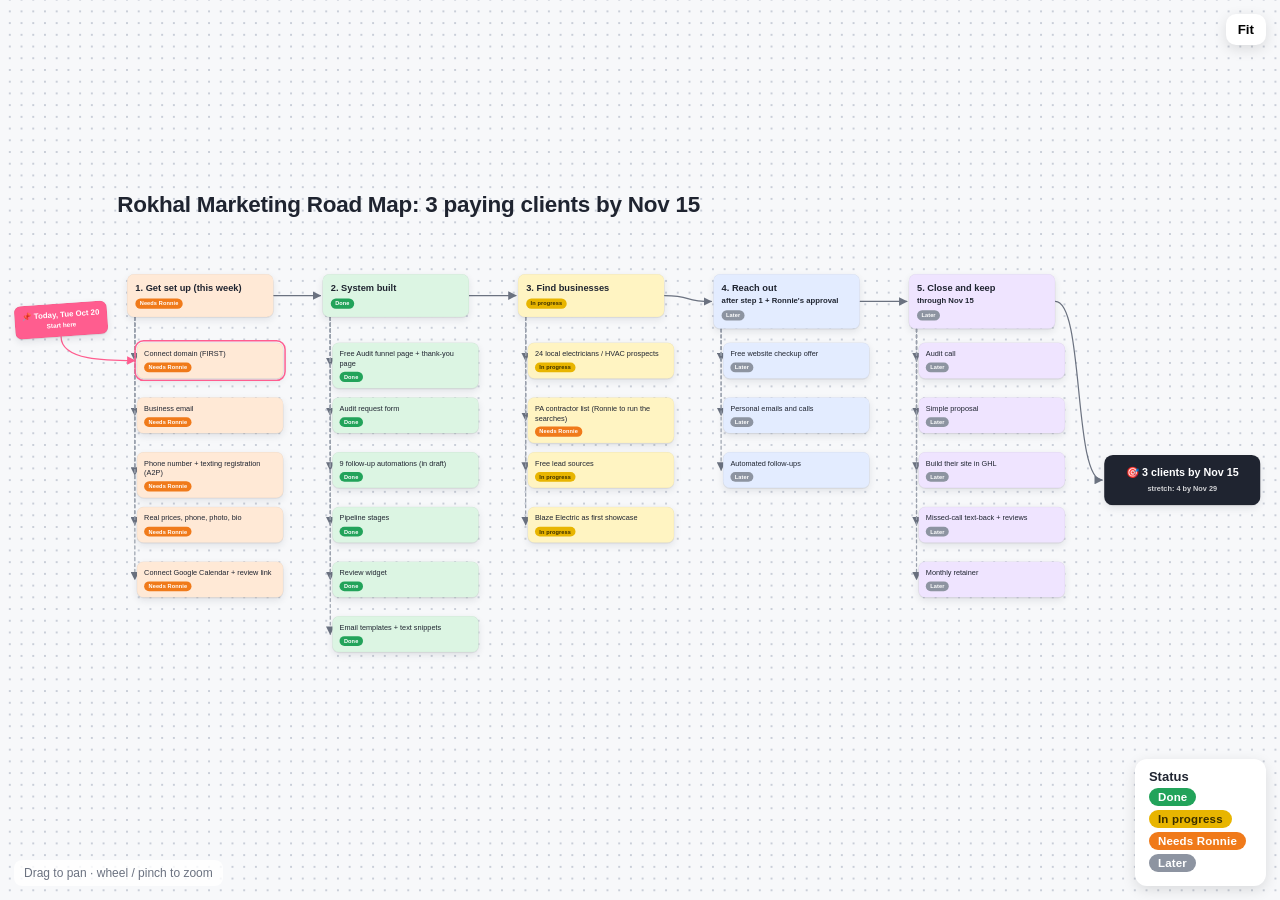
<file: index.html>
<!DOCTYPE html><html lang="en"><head><meta charset="utf-8">
<meta name="robots" content="noindex,nofollow"><meta name="viewport" content="width=device-width,initial-scale=1,maximum-scale=1,user-scalable=no">
<title>Rokhal Marketing Road Map</title>
<style>
*{box-sizing:border-box}html,body{margin:0;height:100%;overflow:hidden;font-family:Inter,"Segoe UI",Roboto,Helvetica,Arial,sans-serif;color:#1f2430;background:#f7f8fa}
#vp{position:fixed;inset:0;touch-action:none;cursor:grab;background-color:#f7f8fa;background-image:radial-gradient(#c9ced8 1.2px,transparent 1.2px);background-size:24px 24px}
#vp.drag{cursor:grabbing}
#world{position:absolute;left:0;top:0;transform-origin:0 0;width:2300px;height:1300px}
svg{position:absolute;left:0;top:0;overflow:visible;pointer-events:none}
h1{position:absolute;left:40px;top:20px;margin:0;font-size:46px;font-weight:800;letter-spacing:-.5px;white-space:nowrap}
.card{position:absolute;width:300px;border-radius:14px;padding:12px 14px;box-shadow:0 2px 0 rgba(0,0,0,.06),0 6px 16px rgba(30,40,60,.10);font-size:15px;line-height:1.3;border:1px solid rgba(0,0,0,.06)}
.hdr{font-size:19px;font-weight:800;padding:16px}
.chip{display:inline-block;margin-top:8px;font-size:11.5px;font-weight:700;padding:3px 9px;border-radius:99px;color:#fff;letter-spacing:.2px}
.done{background:#22a35a}.prog{background:#e8b500;color:#3a2e00}.ron{background:#f07a1a}.later{background:#8d94a1}
.c1{background:#ffe9d6}.c2{background:#dcf5e3}.c3{background:#fff4c2}.c4{background:#e3ecff}.c5{background:#efe4ff}
.goal{background:#1f2430;color:#fff;width:320px;font-size:22px;font-weight:800;padding:22px;text-align:center;border-radius:18px}
.today{background:#ff5d8f;color:#fff;width:190px;font-weight:800;transform:rotate(-4deg);font-size:16px;text-align:center}
.first{outline:3px solid #ff5d8f;outline-offset:2px}
#legend{position:fixed;right:14px;bottom:14px;background:#fff;border-radius:12px;padding:10px 14px;box-shadow:0 4px 14px rgba(0,0,0,.12);font-size:13px;z-index:5}
#legend div{margin:4px 0}#legend .chip{margin:0 6px 0 0}
#help{position:fixed;left:14px;bottom:14px;font-size:12px;color:#6b7280;background:#fffc;padding:6px 10px;border-radius:8px;z-index:5}
#fit{position:fixed;right:14px;top:14px;z-index:5;border:0;background:#fff;border-radius:10px;padding:8px 12px;font-weight:700;box-shadow:0 4px 14px rgba(0,0,0,.12);cursor:pointer}
</style></head><body>
<div id="vp"><div id="world"><svg id="lines" width="2300" height="1300"><defs><marker id="ah" viewBox="0 0 10 10" refX="9" refY="5" markerWidth="7" markerHeight="7" orient="auto"><path d="M0,0L10,5L0,10z" fill="#6b7280"/></marker><marker id="ahp" viewBox="0 0 10 10" refX="9" refY="5" markerWidth="7" markerHeight="7" orient="auto"><path d="M0,0L10,5L0,10z" fill="#ff5d8f"/></marker></defs></svg>
<h1>Rokhal Marketing Road Map: 3 paying clients by Nov 15</h1></div></div>
<div id="legend"><b>Status</b><div><span class="chip done">Done</span></div><div><span class="chip prog">In progress</span></div><div><span class="chip ron">Needs Ronnie</span></div><div><span class="chip later">Later</span></div></div>
<div id="help">Drag to pan · wheel / pinch to zoom</div><button id="fit">Fit</button>
<script>
const S={d:['done','Done'],p:['prog','In progress'],r:['ron','Needs Ronnie'],l:['later','Later']};
const cols=[
 ['c1','1. Get set up (this week)','r',[['Connect domain (FIRST)','r'],['Business email','r'],['Phone number + texting registration (A2P)','r'],['Real prices, phone, photo, bio','r'],['Connect Google Calendar + review link','r']]],
 ['c2','2. System built','d',[['Free Audit funnel page + thank-you page','d'],['Audit request form','d'],['9 follow-up automations (in draft)','d'],['Pipeline stages','d'],['Review widget','d'],['Email templates + text snippets','d']]],
 ['c3','3. Find businesses','p',[['24 local electricians / HVAC prospects','p'],['PA contractor list (Ronnie to run the searches)','r'],['Free lead sources','p'],['Blaze Electric as first showcase','p']]],
 ['c4','4. Reach out<br><small style="font-weight:600">after step 1 + Ronnie\'s approval</small>','l',[['Free website checkup offer','l'],['Personal emails and calls','l'],['Automated follow-ups','l']]],
 ['c5','5. Close and keep<br><small style="font-weight:600">through Nov 15</small>','l',[['Audit call','l'],['Simple proposal','l'],['Build their site in GHL','l'],['Missed-call text-back + reviews','l'],['Monthly retainer','l']]]];
const W=document.getElementById('world'),L=document.getElementById('lines');
function card(cls,html,st,x,y){const e=document.createElement('div');e.className='card '+cls;e.style.left=x+'px';e.style.top=y+'px';e.innerHTML=html+(st?'<br><span class="chip '+S[st][0]+'">'+S[st][1]+'</span>':'');W.appendChild(e);return e}
const heads=[],kids=[];
cols.forEach((c,i)=>{const x=60+i*400;const h=card(c[0]+' hdr',c[1],c[2],x,190);heads.push(h);const ks=[];
 c[3].forEach((k,j)=>{const e=card(c[0]+(i==0&&j==0?' first':''),k[0],k[1],x+20,330+j*112);ks.push(e)});kids.push(ks)});
const goal=card('goal','🎯 3 clients by Nov 15<br><span style="font-size:15px;font-weight:600;opacity:.8">stretch: 4 by Nov 29</span>','',2060,560);
const today=card('today','📌 Today, Tue Oct 20<br><span style="font-weight:600;font-size:13px">Start here</span>','',-170,250);
function box(e){return{x:e.offsetLeft,y:e.offsetTop,w:e.offsetWidth,h:e.offsetHeight}}
function path(d,col,m,dash){const p=document.createElementNS('http://www.w3.org/2000/svg','path');p.setAttribute('d',d);p.setAttribute('fill','none');p.setAttribute('stroke',col);p.setAttribute('stroke-width','2.5');p.setAttribute('stroke-linecap','round');if(dash)p.setAttribute('stroke-dasharray','6 6');p.setAttribute('marker-end','url(#'+m+')');L.appendChild(p)}
function lr(a,b,col='#6b7280',m='ah'){const A=box(a),B=box(b);const x1=A.x+A.w,y1=A.y+A.h/2,x2=B.x-4,y2=B.y+B.h/2,dx=Math.max(60,(x2-x1)/2);path(`M${x1},${y1} C${x1+dx},${y1} ${x2-dx},${y2} ${x2},${y2}`,col,m)}
function draw(){L.querySelectorAll('path:not(defs path)').forEach(p=>{if(!p.closest('defs'))p.remove()});
 heads.forEach((h,i)=>{if(i<4)lr(h,heads[i+1]);const H=box(h);kids[i].forEach(k=>{const K=box(k);const x=H.x+16,y1=H.y+H.h;path(`M${x},${y1} C${x},${K.y+K.h/2} ${x},${K.y+K.h/2} ${K.x-4},${K.y+K.h/2}`,'#9aa1ad','ah',true)})});
 lr(heads[4],goal);const T=box(today),K=box(kids[0][0]);path(`M${T.x+T.w/2},${T.y+T.h} C${T.x+T.w/2},${K.y+K.h/2} ${K.x-60},${K.y+K.h/2} ${K.x-4},${K.y+K.h/2}`,'#ff5d8f','ahp')}
draw();
// pan/zoom
const vp=document.getElementById('vp');let s=1,tx=0,ty=0;const P=new Map();let last=null;
function ap(){W.style.transform=`translate(${tx}px,${ty}px) scale(${s})`;vp.style.backgroundPosition=`${tx}px ${ty}px`;vp.style.backgroundSize=`${24*s}px ${24*s}px`}
function zoomAt(f,cx,cy){const ns=Math.min(3,Math.max(.15,s*f));f=ns/s;tx=cx-(cx-tx)*f;ty=cy-(cy-ty)*f;s=ns;ap()}
function fit(){const bx=-200,by=0,bw=2620,bh=1100;s=Math.min(innerWidth/bw,innerHeight/bh);tx=(innerWidth-bw*s)/2-bx*s;ty=(innerHeight-bh*s)/2-by*s;ap()}
vp.addEventListener('wheel',e=>{e.preventDefault();zoomAt(Math.exp(-e.deltaY*.0015),e.clientX,e.clientY)},{passive:false});
vp.addEventListener('pointerdown',e=>{vp.setPointerCapture(e.pointerId);P.set(e.pointerId,{x:e.clientX,y:e.clientY});vp.classList.add('drag');last=null});
vp.addEventListener('pointermove',e=>{if(!P.has(e.pointerId))return;const o=P.get(e.pointerId);if(P.size==1){tx+=e.clientX-o.x;ty+=e.clientY-o.y;ap()}P.set(e.pointerId,{x:e.clientX,y:e.clientY});
 if(P.size==2){const [a,b]=[...P.values()];const d=Math.hypot(a.x-b.x,a.y-b.y),cx=(a.x+b.x)/2,cy=(a.y+b.y)/2;if(last){tx+=cx-last.cx;ty+=cy-last.cy;zoomAt(d/last.d,cx,cy)}last={d,cx,cy}}});
function up(e){P.delete(e.pointerId);last=null;if(!P.size)vp.classList.remove('drag')}
vp.addEventListener('pointerup',up);vp.addEventListener('pointercancel',up);
document.getElementById('fit').onclick=fit;addEventListener('resize',fit);fit();
</script></body></html>
</file>
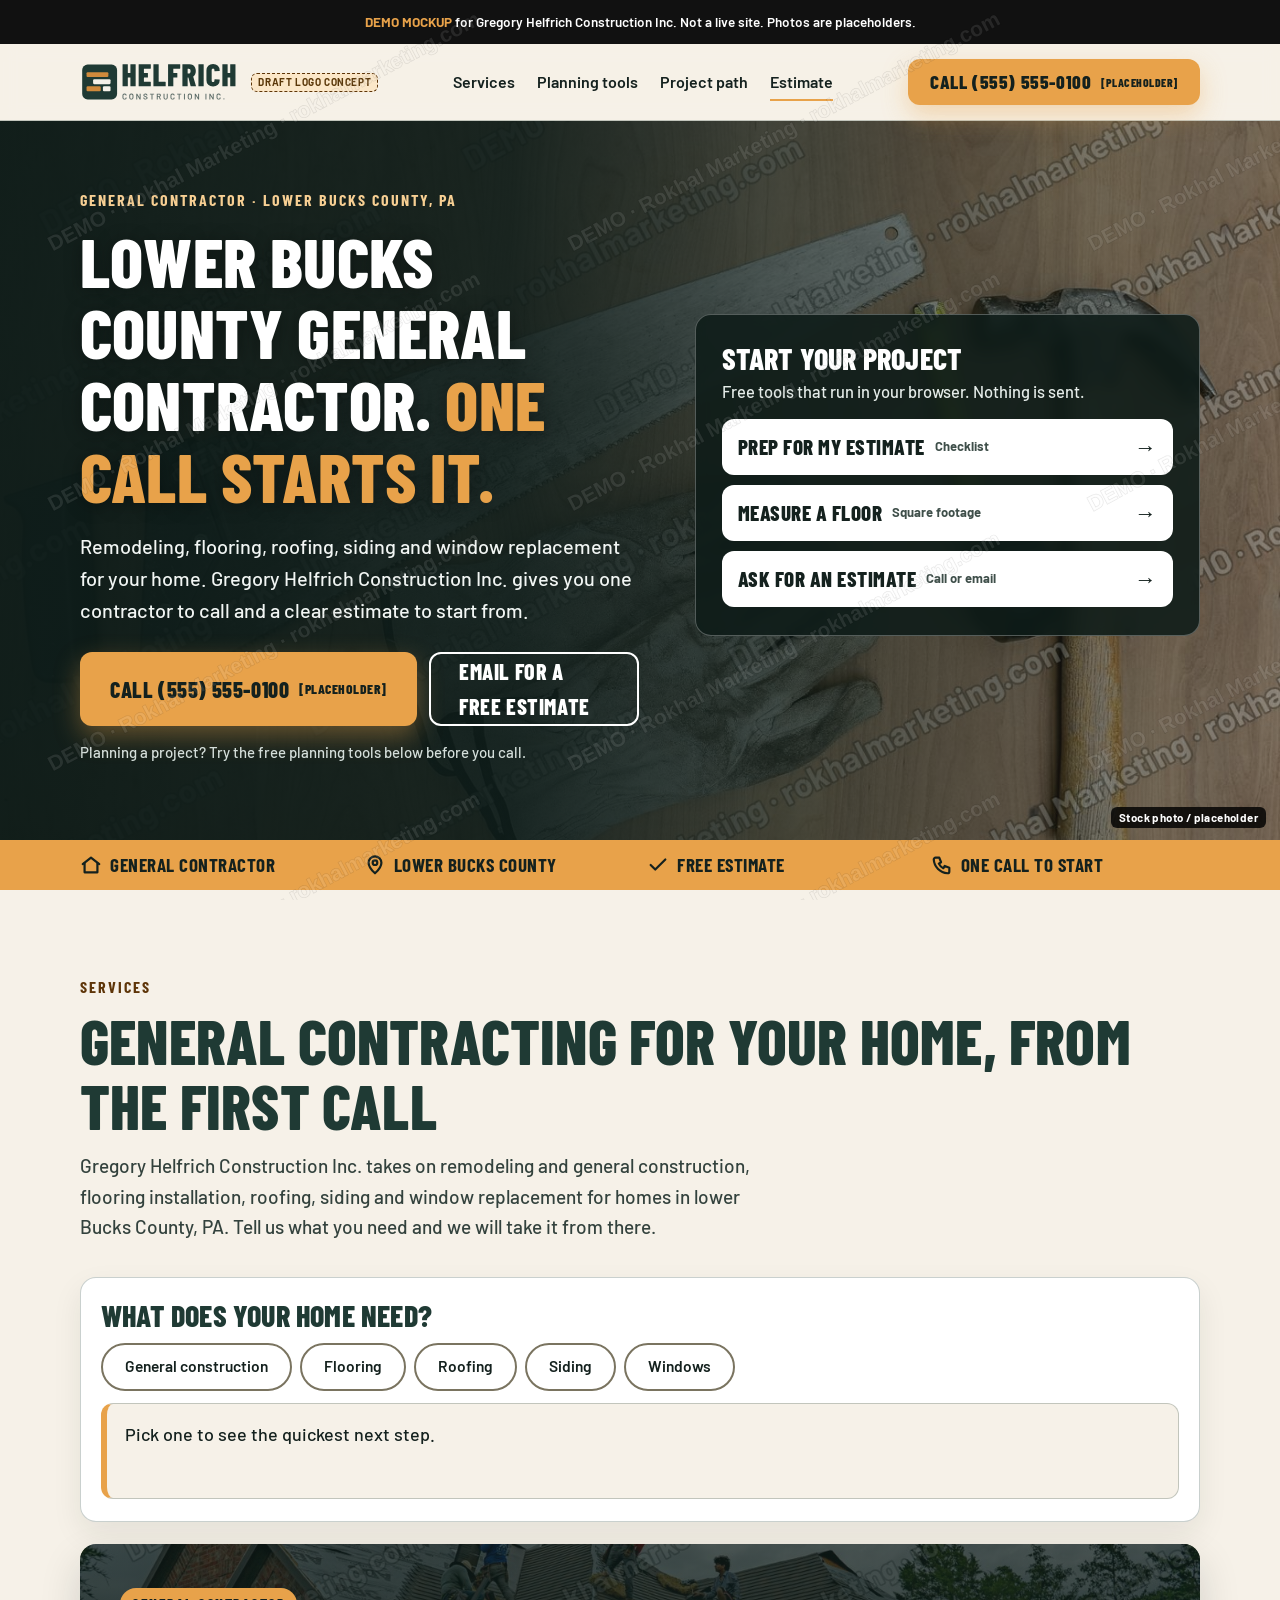
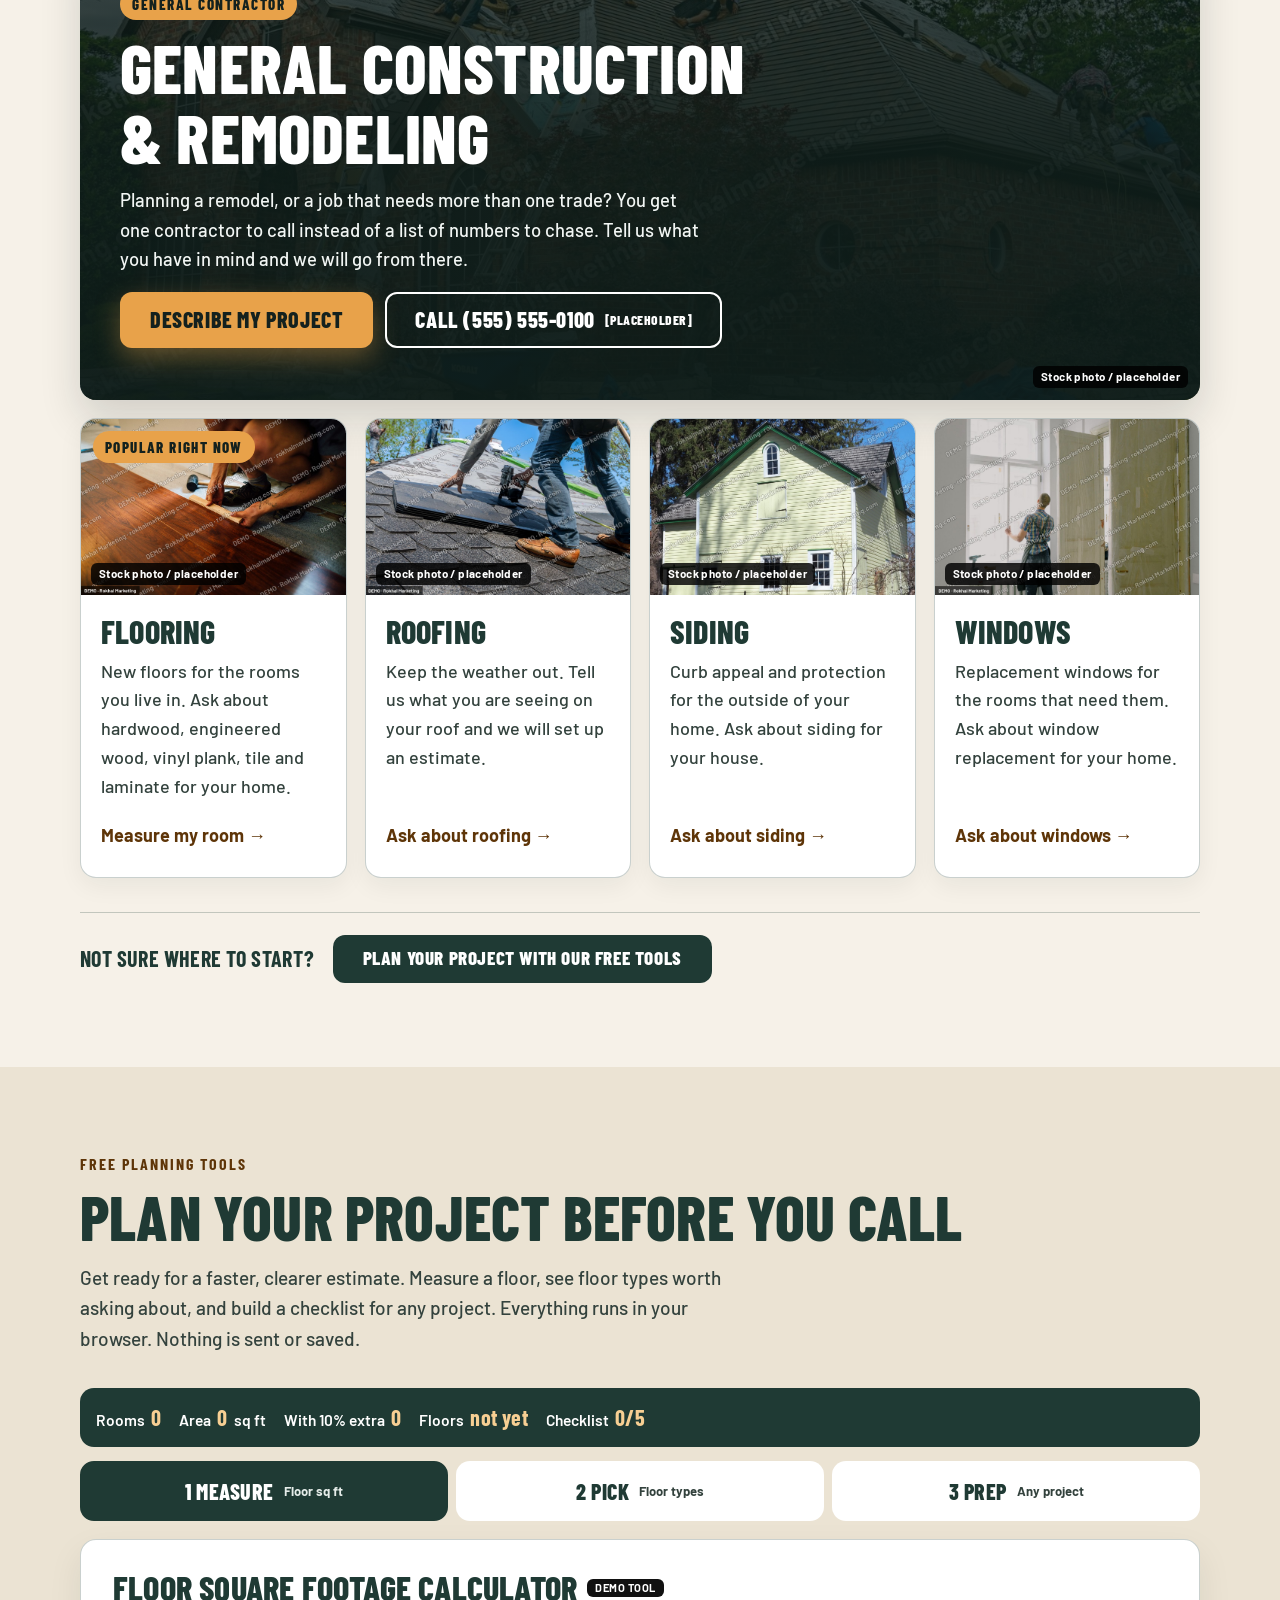
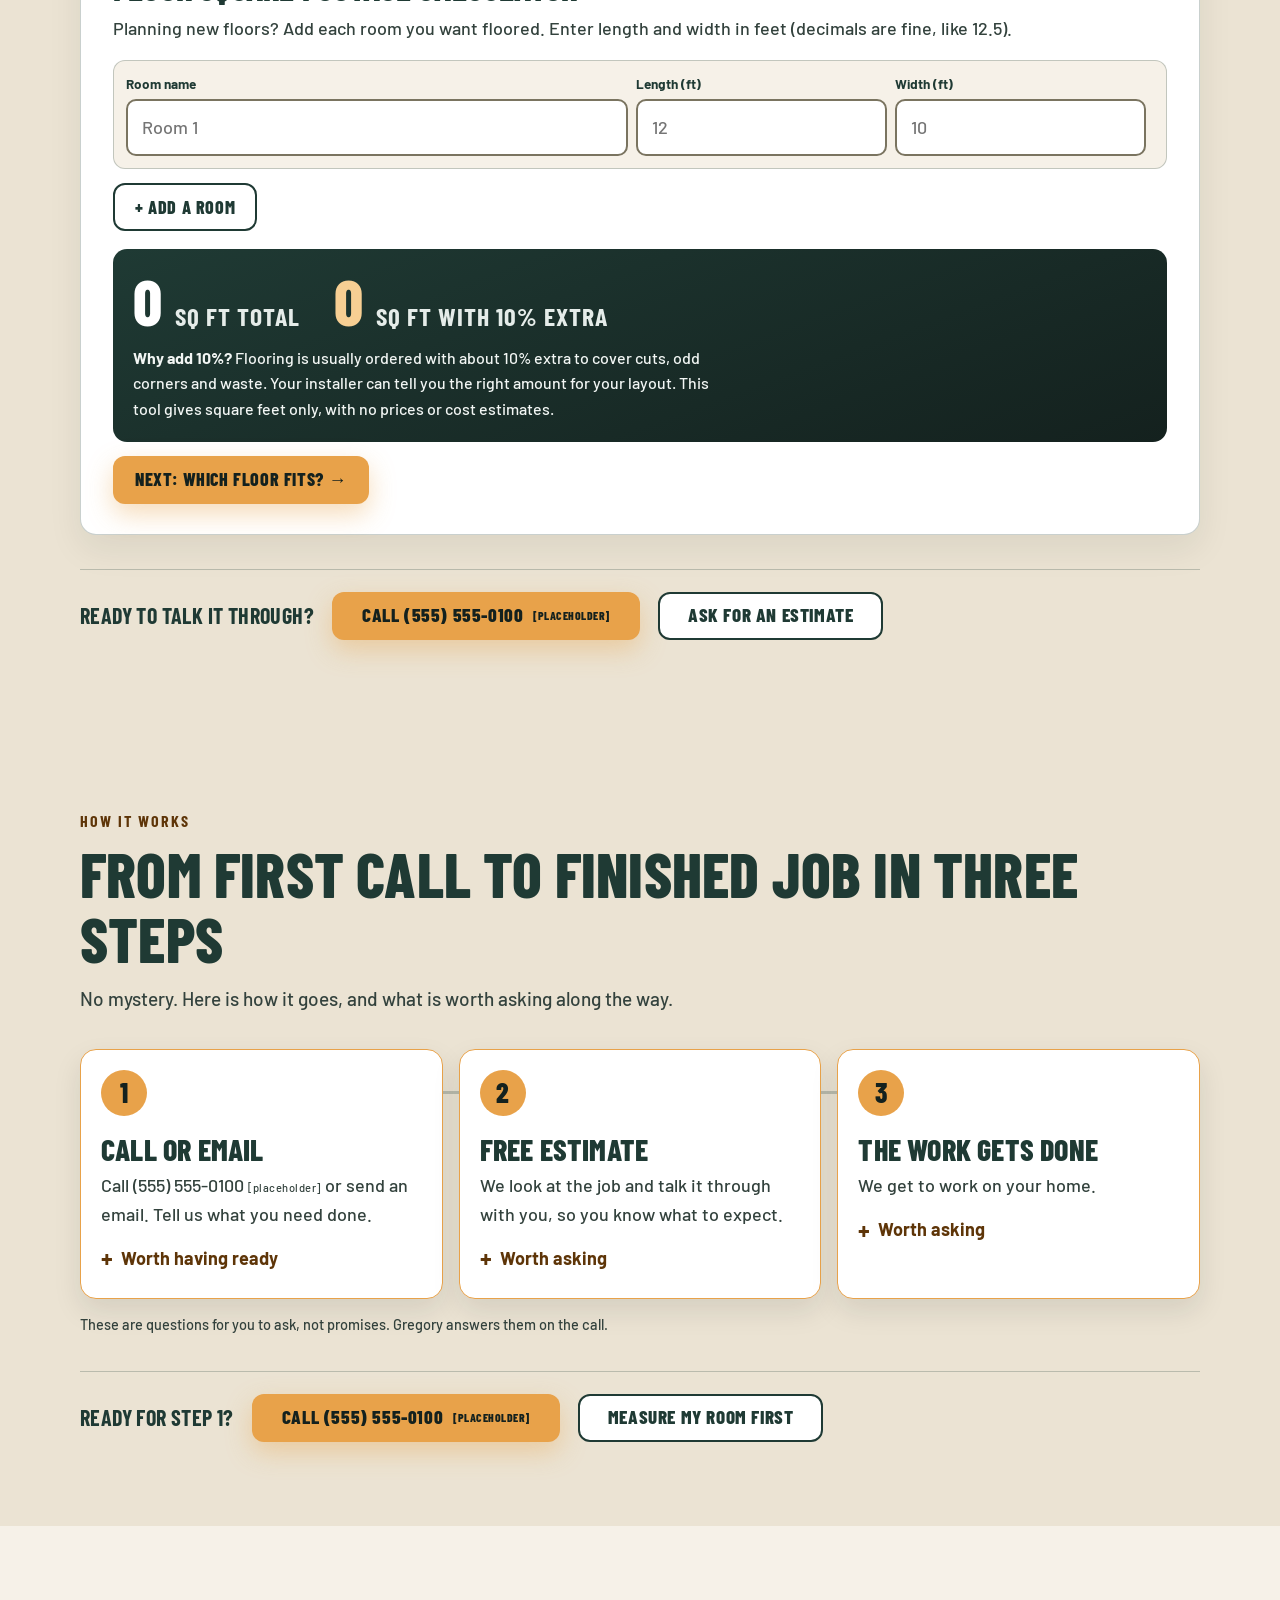
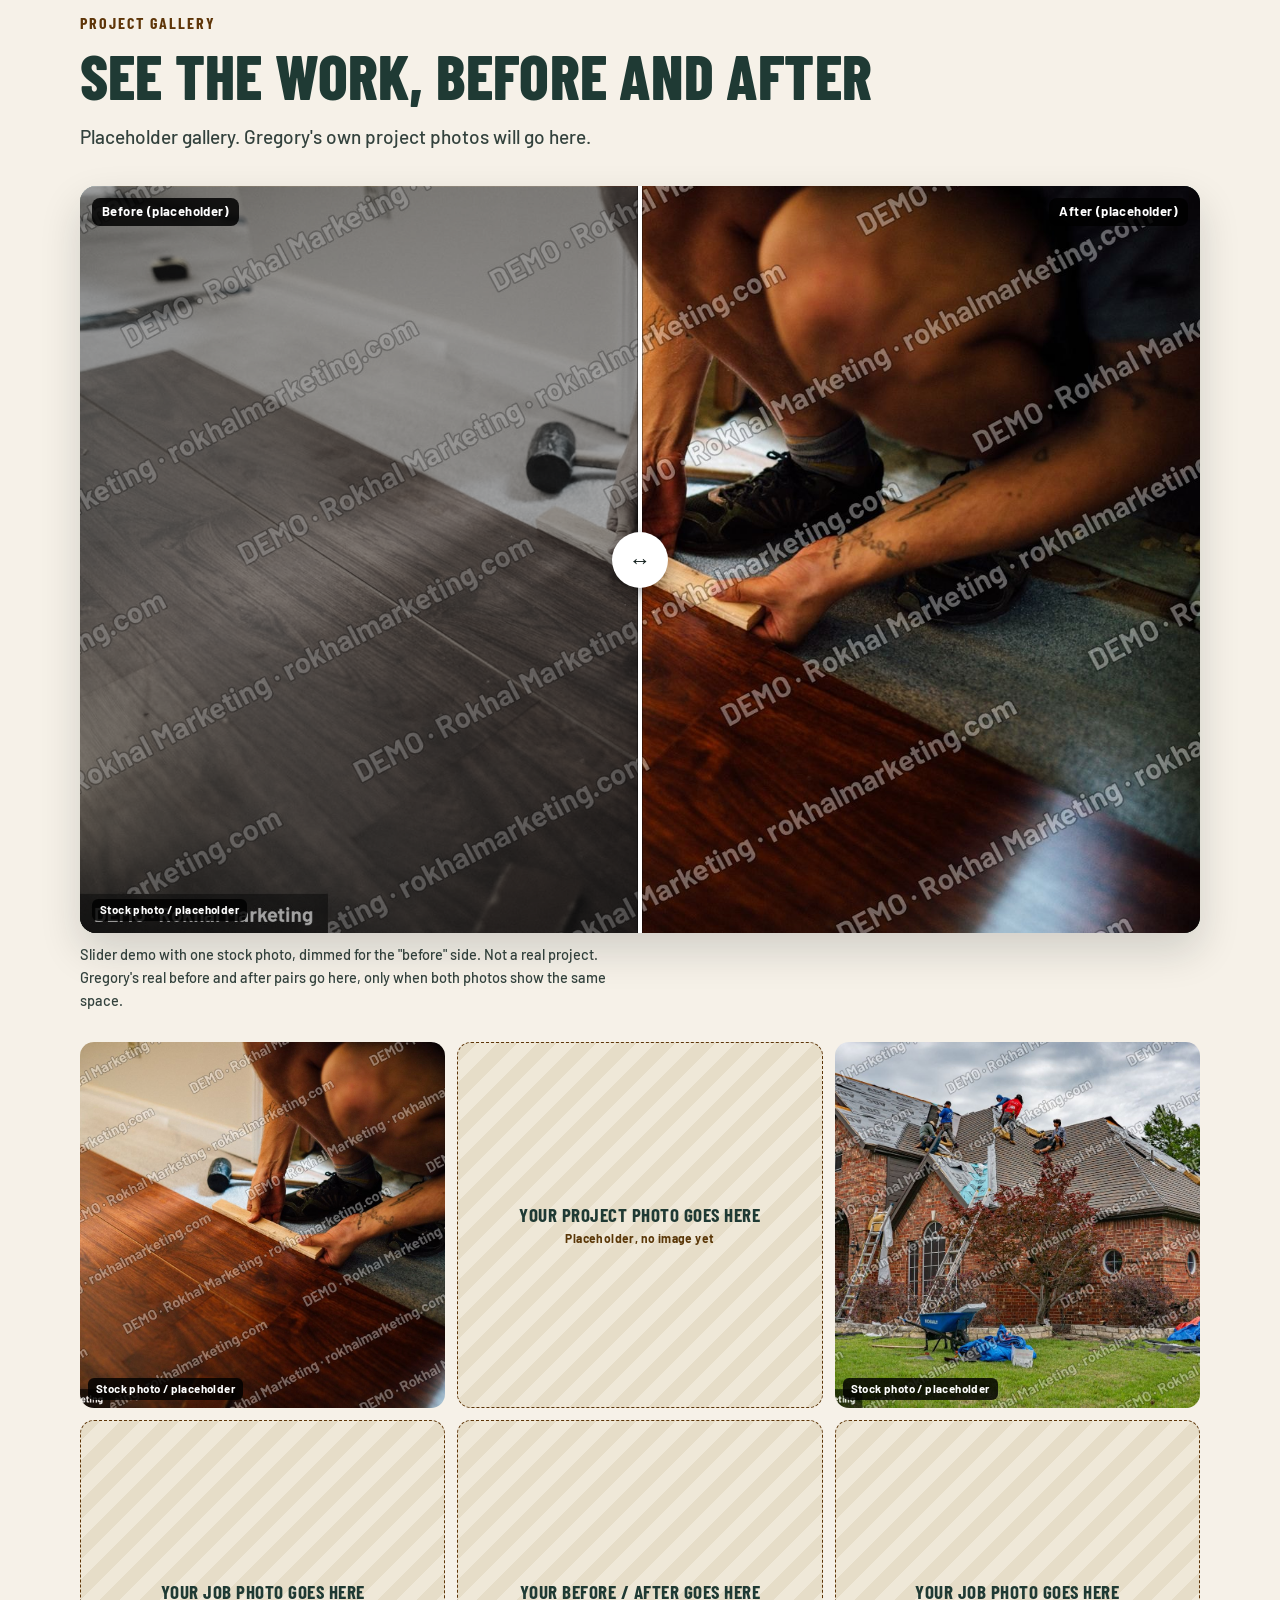
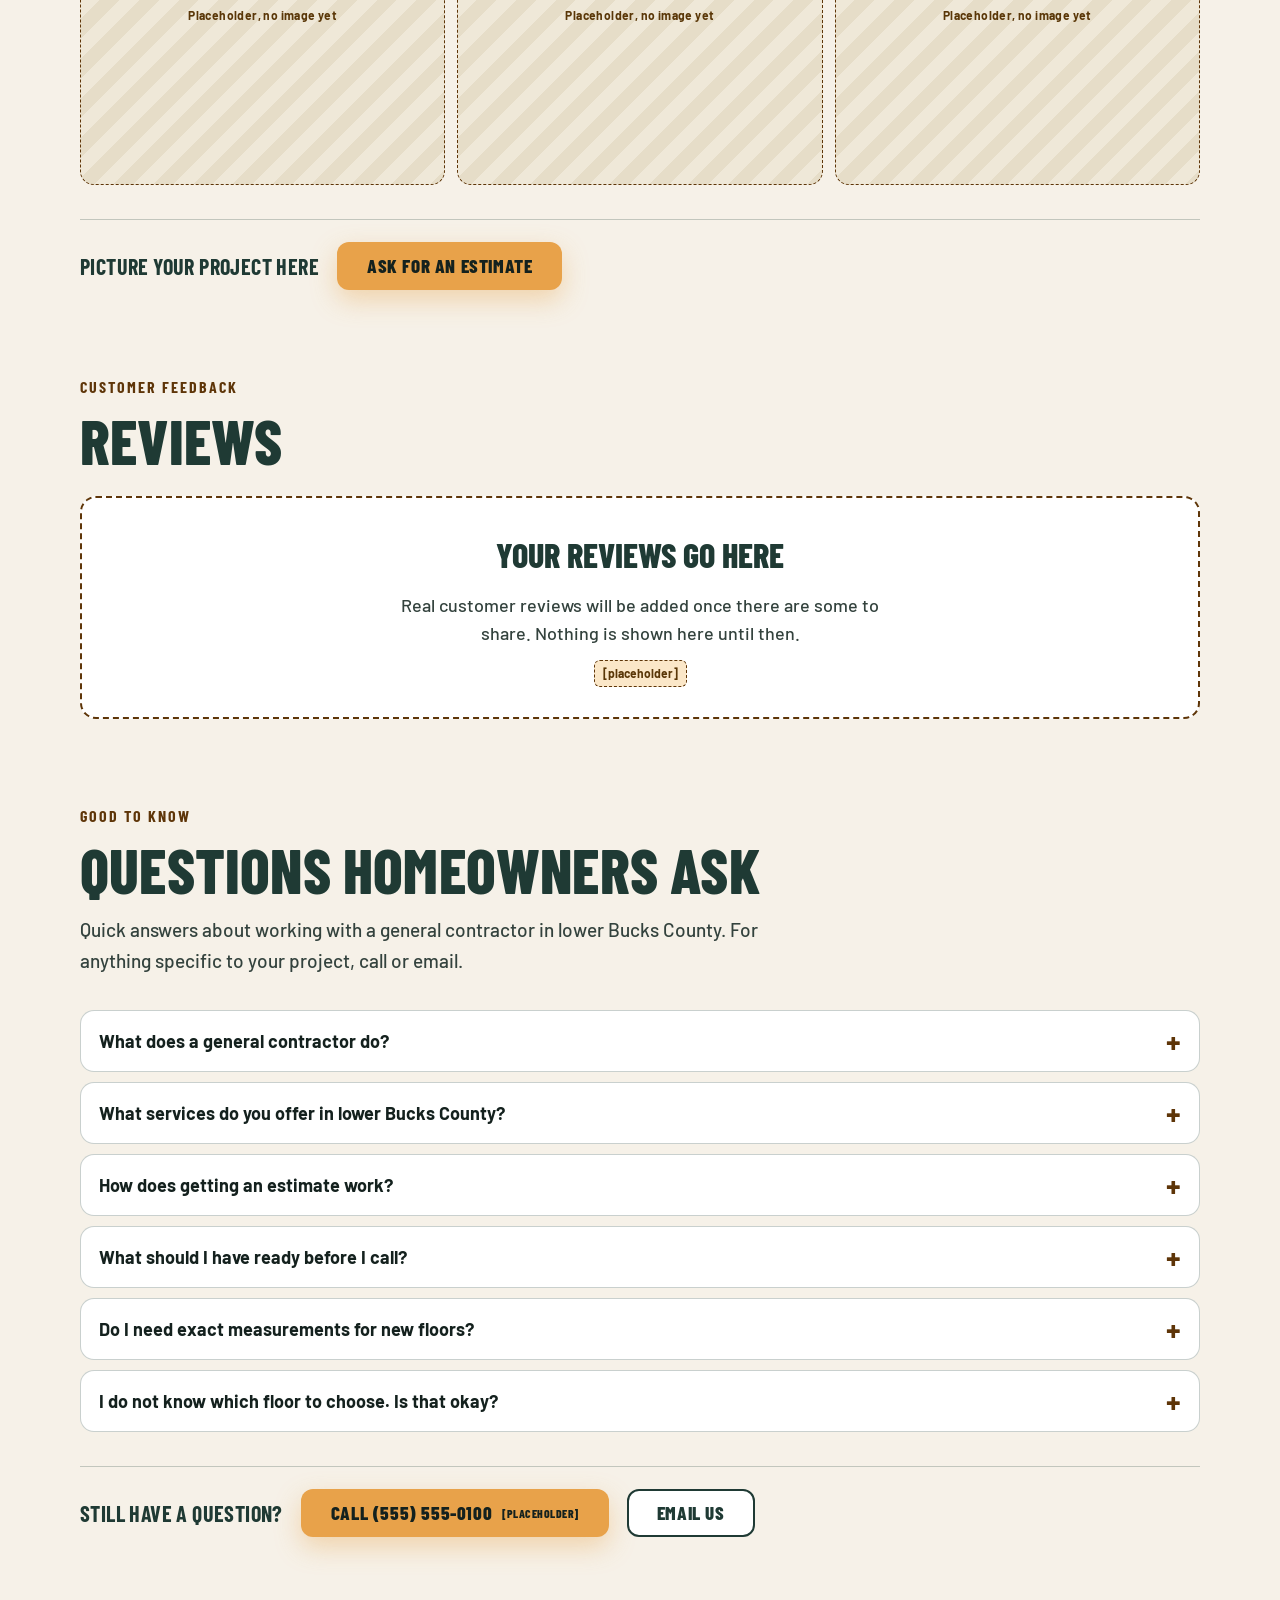
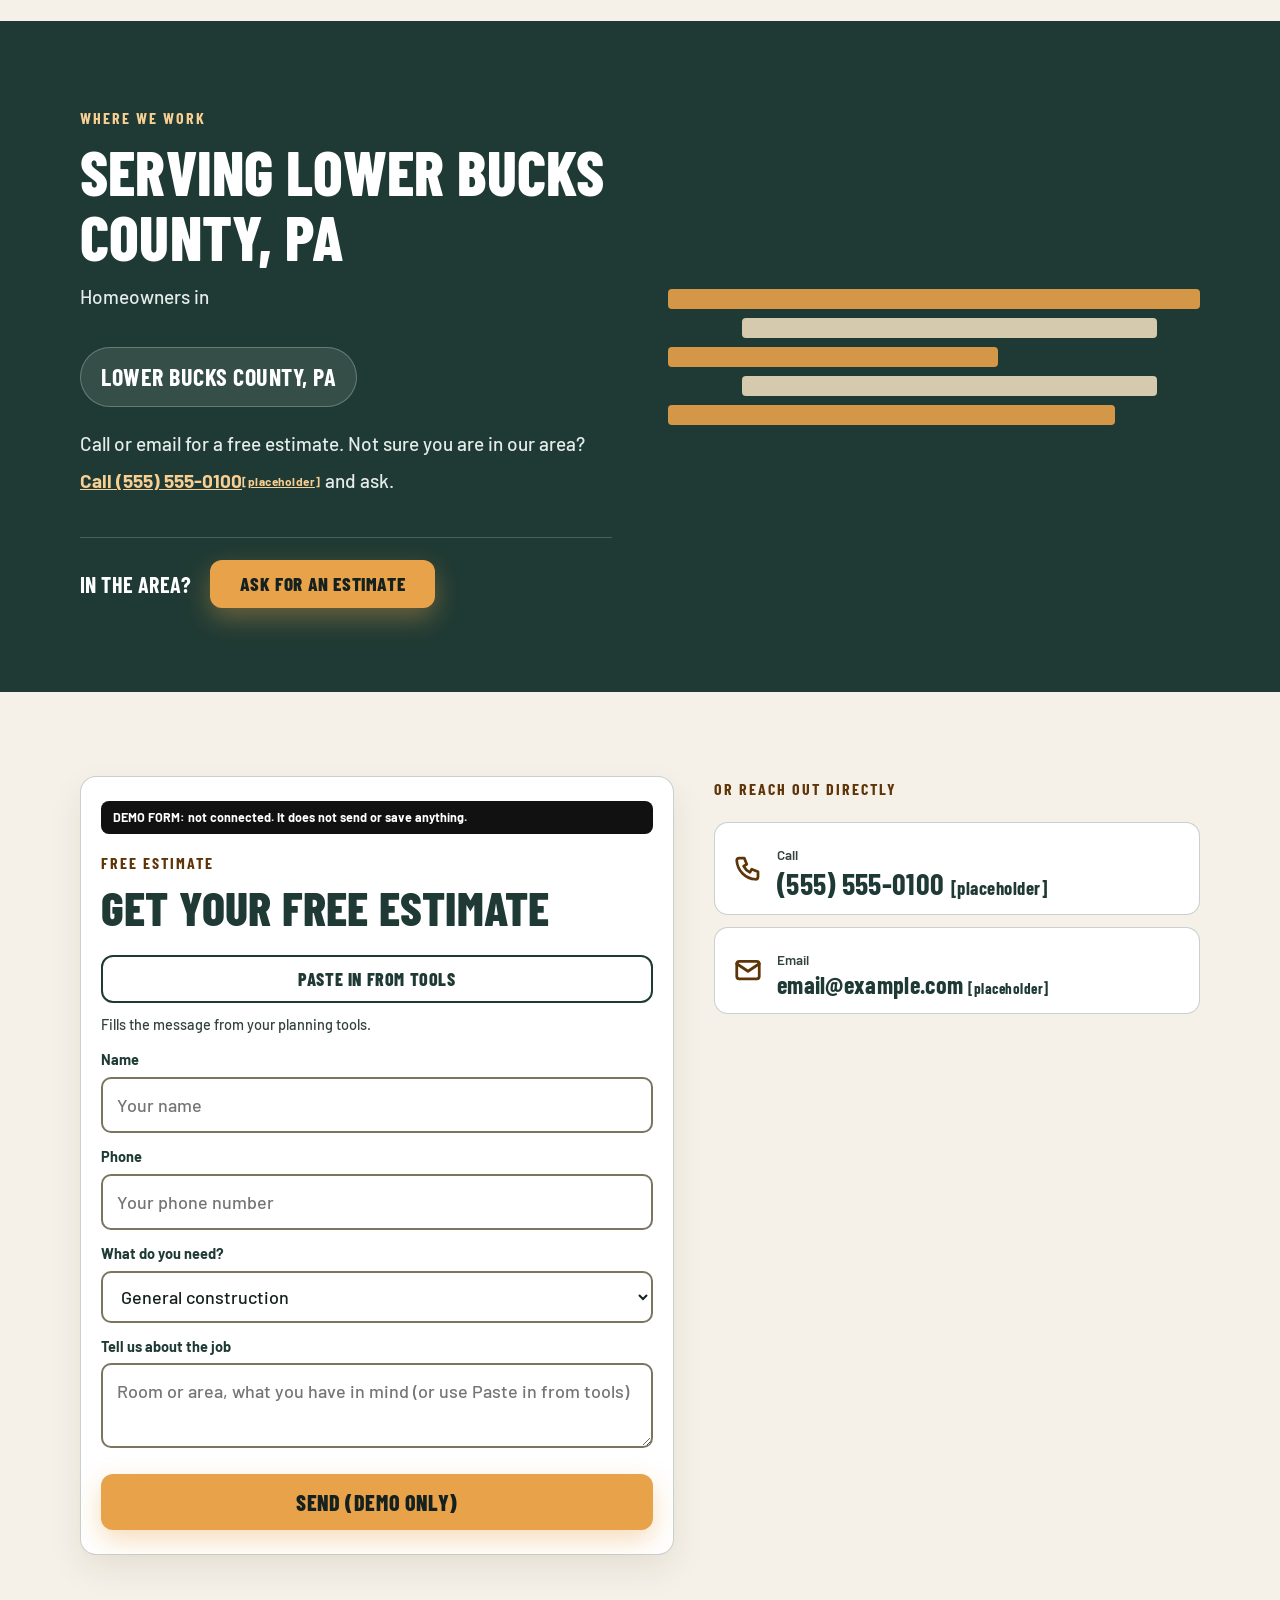
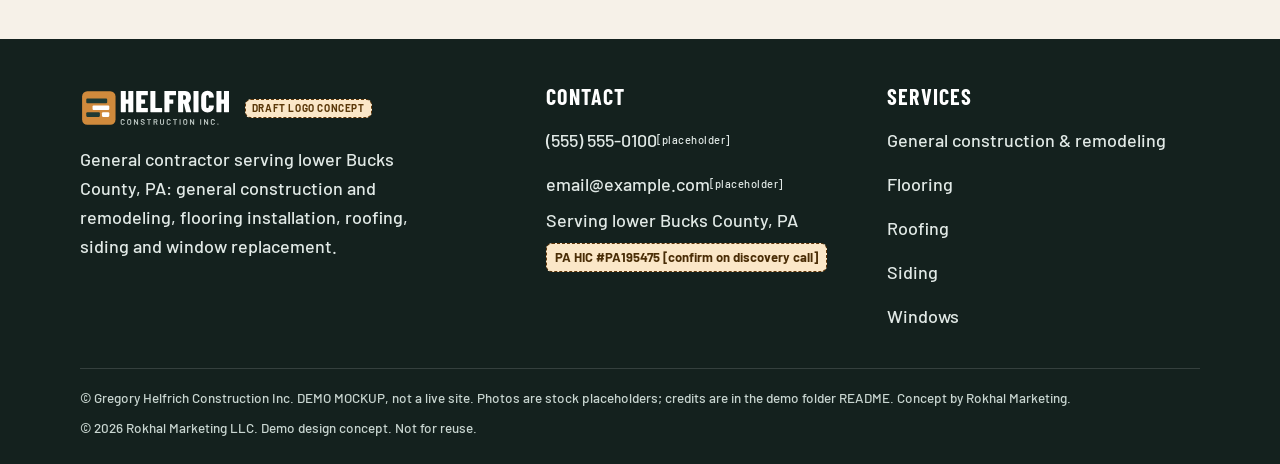
<file: demos/helfrich-zknyuo80/index.html>
<!DOCTYPE html>
<html lang="en">
<head>
<!-- Demo design concept by Rokhal Marketing (rokhalmarketing.com). (c) 2026 Rokhal Marketing LLC. Not for reuse. Photos are placeholders. -->
<meta name="author" content="Rokhal Marketing">
<meta charset="utf-8">
<meta name="viewport" content="width=device-width,initial-scale=1">
<meta name="robots" content="noindex,nofollow">
<title>Lower Bucks County General Contractor | Helfrich Construction</title>
<meta name="description" content="Gregory Helfrich Construction Inc.: general contractor in lower Bucks County, PA. Remodeling, flooring, roofing, siding, windows. Call for a free estimate.">
<script type="application/ld+json">
{"@context":"https://schema.org","@type":"GeneralContractor","name":"Gregory Helfrich Construction Inc.","description":"General contractor serving lower Bucks County, PA: general construction and remodeling, flooring installation, roofing, siding and window replacement.","telephone":"+15555550100","email":"email@example.com","areaServed":"Lower Bucks County, PA","knowsAbout":["General construction","Remodeling","Flooring installation","Roofing","Siding","Window replacement"]}
</script>
<script>document.documentElement.classList.add("js")</script>
<style>
@font-face{font-family:'Barlow';font-weight:400;font-style:normal;font-display:swap;src:url('fonts/Barlow-400.ttf') format('truetype')}
@font-face{font-family:'Barlow';font-weight:500;font-style:normal;font-display:swap;src:url('fonts/Barlow-500.ttf') format('truetype')}
@font-face{font-family:'Barlow';font-weight:600;font-style:normal;font-display:swap;src:url('fonts/Barlow-600.ttf') format('truetype')}
@font-face{font-family:'Barlow';font-weight:700;font-style:normal;font-display:swap;src:url('fonts/Barlow-700.ttf') format('truetype')}
@font-face{font-family:'Barlow Condensed';font-weight:600;font-style:normal;font-display:swap;src:url('fonts/BarlowCondensed-600.ttf') format('truetype')}
@font-face{font-family:'Barlow Condensed';font-weight:700;font-style:normal;font-display:swap;src:url('fonts/BarlowCondensed-700.ttf') format('truetype')}
@font-face{font-family:'Barlow Condensed';font-weight:800;font-style:normal;font-display:swap;src:url('fonts/BarlowCondensed-800.ttf') format('truetype')}

:root{--ink:#14211E;--forest:#1F3A34;--forest2:#2A4A42;--oak:#E8A24A;--oak-d:#5E3508;--oak-l:#F7CF93;--cream:#F6F1E8;--sand:#EBE3D3;--slate:#33423D;--line:rgba(31,58,52,.24);--white:#fff;--head:'Barlow Condensed','Arial Narrow',Arial,sans-serif;--body:'Barlow',Arial,Helvetica,sans-serif;--r:16px;--banner:44px;--hdr:64px}
*{box-sizing:border-box}
html{scroll-behavior:smooth;scroll-padding-top:calc(var(--banner) + var(--hdr) + 8px)}
body{margin:0;font-family:var(--body);color:var(--ink);background:var(--cream);font-size:18px;font-weight:500;line-height:1.6;-webkit-text-size-adjust:100%;overflow-x:hidden}
img{max-width:100%;display:block}
a{color:inherit}
h1,h2,h3{font-family:var(--head);line-height:1.04;margin:0;letter-spacing:.2px}
.wrap{width:100%;max-width:1160px;margin:0 auto;padding:0 20px}
.btn{display:inline-flex;align-items:center;justify-content:center;gap:10px;min-height:56px;padding:0 28px;border-radius:12px;font-family:var(--head);font-weight:800;font-size:22px;letter-spacing:.6px;text-transform:uppercase;text-decoration:none;border:2px solid transparent;cursor:pointer;transition:transform .15s,box-shadow .15s,background .15s}
.btn:hover{transform:translateY(-2px)}
.btn-oak{background:var(--oak);color:var(--ink);box-shadow:0 10px 26px rgba(232,162,74,.38)}
.btn-oak:hover{background:#F0B060}
.btn-ghost{border-color:#fff;color:#fff}
.btn-ghost:hover{background:rgba(255,255,255,.1)}
.btn-dark{background:var(--forest);color:#fff}
a:focus-visible,button:focus-visible,input:focus-visible,select:focus-visible,textarea:focus-visible,summary:focus-visible{outline:3px solid var(--ink);outline-offset:3px}
.hero a:focus-visible,.hero button:focus-visible,.areas a:focus-visible,.ft a:focus-visible,.callbar a:focus-visible,.demo a:focus-visible,.umb a:focus-visible,.result a:focus-visible{outline-color:#fff}
/* demo banner */
.demo{position:sticky;top:0;z-index:60;background:#111;color:#fff;font-size:13.5px;line-height:1.3;text-align:center;padding:8px 14px;min-height:var(--banner);display:flex;align-items:center;justify-content:center;font-weight:600}
.demo b{color:var(--oak)}
/* header */
.top{position:sticky;top:var(--banner);z-index:50;background:rgba(246,241,232,.96);backdrop-filter:blur(8px);border-bottom:1px solid var(--line)}
.top .wrap{display:flex;align-items:center;justify-content:space-between;height:var(--hdr);gap:12px}
.brand{min-height:44px;display:flex;align-items:center;gap:10px;text-decoration:none;min-width:0}
.logo{height:40px;width:auto;flex:none}
.draftlogo{font-size:10px;line-height:1.1;font-weight:700;text-transform:uppercase;letter-spacing:.6px;color:#5a3708;background:#fbe7c8;border:1px dashed var(--oak-d);border-radius:6px;padding:3px 6px;white-space:nowrap}
.top nav{display:none;gap:18px}
.top nav a,.hcall{white-space:nowrap}
.top nav a.lg{display:none}
@media (min-width:1200px){.top nav a.lg{display:inline}}
.top nav a{font-weight:600;text-decoration:none;font-size:16px;padding:10px 2px}
.top nav a:hover{color:var(--oak-d)}
.tagline{display:none;font-family:var(--head);font-weight:700;font-size:15px;letter-spacing:1.4px;text-transform:uppercase;color:var(--forest);line-height:1.1}
.btxt{display:flex;flex-direction:column;gap:4px;align-items:flex-start}
.hcall{display:none}
/* hero */
.hero{position:relative;isolation:isolate;background:var(--ink);color:#fff;padding:44px 0 52px;overflow:hidden}
.hero-bg{position:absolute;inset:0;z-index:-2}
.hero-bg img{width:100%;height:100%;object-fit:cover;object-position:62% 50%}
.hero:before{content:"";position:absolute;inset:0;z-index:-1;background:linear-gradient(180deg,rgba(14,28,25,.93) 0%,rgba(14,28,25,.9) 55%,rgba(14,28,25,.82) 100%)}
.hero .hero-stock{position:absolute;right:14px;bottom:12px;z-index:1;left:auto}
.hero-grid{display:grid;gap:30px;align-items:center}
.startcard{background:rgba(14,28,25,.88);border:1px solid rgba(255,255,255,.28);border-radius:var(--r);padding:22px 20px;backdrop-filter:blur(6px)}
.startcard h2{font-size:30px;color:#fff;font-weight:800;text-transform:uppercase;margin:0 0 4px}
.startcard p{margin:0 0 14px;color:#E5ECE9;font-size:16.5px}
.startcard a{display:flex;align-items:center;justify-content:space-between;gap:10px;min-height:56px;padding:0 16px;margin-top:10px;border-radius:12px;background:#fff;color:var(--ink);font-family:var(--head);font-weight:800;font-size:21px;letter-spacing:.5px;text-transform:uppercase;text-decoration:none;transition:transform .15s,background .15s}
.startcard a:hover{background:var(--oak);transform:translateX(4px)}
.startcard a span{font-family:var(--body);font-weight:700;font-size:13px;letter-spacing:0;text-transform:none;color:#3F4F4A}
.startcard a:after{content:"\2192";font-size:22px;margin-left:auto}
.eyebrow{display:inline-block;font-family:var(--head);font-weight:700;font-size:16px;letter-spacing:2px;text-transform:uppercase;color:var(--oak-l);margin-bottom:12px}
.hero h1{font-size:clamp(46px,12.5vw,84px);font-weight:800;text-transform:uppercase;text-shadow:0 2px 18px rgba(0,0,0,.35)}
.hero h1 em{font-style:normal;color:var(--oak)}
.hero p.lead{font-size:20px;color:#F2F6F4;margin:18px 0 26px;max-width:58ch}
.cta{display:flex;flex-direction:column;gap:12px}
.hero small.note{display:block;margin-top:14px;color:#D4DEDA;font-size:15px}
.photo{position:relative;border-radius:var(--r);overflow:hidden;background:var(--forest2);box-shadow:0 24px 50px rgba(0,0,0,.35)}
.photo img{width:100%;height:100%;object-fit:cover}
.stock{position:absolute;left:10px;bottom:10px;background:rgba(0,0,0,.82);color:#fff;font-size:11.5px;font-weight:700;letter-spacing:.4px;padding:4px 8px;border-radius:6px;line-height:1.2}
/* trust bar */
.trustbar{background:var(--oak);color:var(--ink)}
.trustbar ul{list-style:none;margin:0;padding:14px 20px;display:grid;grid-template-columns:1fr 1fr;gap:10px 14px;max-width:1160px;margin:0 auto}
.trustbar li{font-family:var(--head);font-weight:700;font-size:19px;letter-spacing:.5px;text-transform:uppercase;display:flex;align-items:center;gap:8px;line-height:1.1}
.trustbar svg{flex:none;width:22px;height:22px}
/* sections */
.section{padding:72px 0}
.section h2{font-size:clamp(40px,9vw,62px);font-weight:800;text-transform:uppercase;color:var(--forest)}
.section .sub{color:var(--slate);margin:14px 0 34px;max-width:62ch;font-size:1.06em}
.kicker{font-family:var(--head);font-weight:700;font-size:16px;letter-spacing:2px;text-transform:uppercase;color:var(--oak-d);margin-bottom:8px;display:block}
/* services */
.svc-grid{display:grid;gap:18px}
.card{background:#fff;border:1px solid var(--line);border-radius:var(--r);overflow:hidden;display:flex;flex-direction:column;box-shadow:0 8px 24px rgba(20,33,30,.06)}
.card .photo{border-radius:0;box-shadow:none;aspect-ratio:3/2}
.card .body{padding:20px 20px 24px;display:flex;flex-direction:column;gap:8px;flex:1}
.card h3{font-size:32px;font-weight:800;text-transform:uppercase;color:var(--forest)}
.card p{margin:0;color:var(--slate);max-width:60ch}
.card .more{margin-top:auto;padding-top:10px;font-weight:700;color:var(--oak-d);text-decoration:none;min-height:44px;display:inline-flex;align-items:center}
.card.feat{background:linear-gradient(160deg,var(--forest) 0%,var(--ink) 100%);color:#fff;border:0;position:relative}
.card.feat .body{padding:28px 24px 30px;gap:12px}
.card.feat h3{color:#fff;font-size:clamp(44px,10vw,64px)}
.card.feat p{color:#DDE7E3;font-size:18px}
.card.feat .tag{align-self:flex-start;background:var(--oak);color:var(--ink);font-family:var(--head);font-weight:800;font-size:15px;letter-spacing:1.5px;text-transform:uppercase;padding:4px 12px;border-radius:999px}
.card.feat .planks{display:grid;gap:7px;margin:10px 0 6px}
.card.feat .planks i{display:block;height:14px;border-radius:3px;background:var(--oak)}
.card.feat .planks i:nth-child(2){width:78%;margin-left:14%;background:#E9D9BC}
.card.feat .planks i:nth-child(3){width:62%}
.card.feat .planks i:nth-child(4){width:40%;margin-left:30%;background:#E9D9BC}
.card.feat .more{color:var(--oak)}
/* how */
.how{background:var(--sand)}
.steps{display:grid;gap:16px;counter-reset:s;margin-top:8px}
.step{background:#fff;border-radius:var(--r);padding:22px 22px 24px;border:1px solid var(--line);position:relative}
.step:before{counter-increment:s;content:counter(s);font-family:var(--head);font-weight:800;font-size:48px;line-height:1;color:var(--oak-d);display:block;margin-bottom:6px}
.step h3{font-size:30px;font-weight:800;text-transform:uppercase;color:var(--forest)}
.step p{margin:6px 0 0;color:var(--slate)}
/* gallery */
.gal{display:grid;grid-template-columns:1fr 1fr;gap:12px}
.gal .tile{position:relative;border-radius:14px;overflow:hidden;aspect-ratio:1/1;background:repeating-linear-gradient(135deg,#E6DDC8 0 14px,#EFE8D8 14px 28px);border:1px dashed var(--oak-d);display:flex;align-items:center;justify-content:center;text-align:center;padding:12px}
.gal .tile.has{border:0;padding:0}
.gal .tile.has img{width:100%;height:100%;object-fit:cover}
.gal .ph{font-family:var(--head);font-weight:700;font-size:19px;color:var(--forest);text-transform:uppercase;letter-spacing:.5px;line-height:1.1}
.gal .ph small{display:block;font-family:var(--body);font-weight:700;font-size:12px;color:#5a3708;letter-spacing:.4px;margin-top:6px;text-transform:none}
.gal .tile .stock{left:8px;bottom:8px}
/* reviews */
.reviews .box{border:2px dashed var(--oak-d);border-radius:var(--r);background:#fff;padding:30px 22px;text-align:center}
.reviews .box strong{display:block;font-family:var(--head);font-size:34px;font-weight:800;text-transform:uppercase;color:var(--forest)}
.reviews .box p{margin:8px auto 0;max-width:520px;color:var(--slate)}
.phtag{display:inline-block;background:#fbe7c8;color:#5a3708;border:1px dashed var(--oak-d);border-radius:6px;font-size:12px;font-weight:700;padding:3px 8px;margin-top:12px}
/* areas */
.areas{background:var(--forest);color:#fff}
.areas .kicker{color:#F7CF93}
.areas h2{color:#fff}
.areas .sub{color:#E5ECE9}
.areas .pill{display:inline-block;background:rgba(255,255,255,.1);border:1px solid rgba(255,255,255,.25);border-radius:999px;padding:10px 20px;font-family:var(--head);font-weight:700;font-size:24px;letter-spacing:.5px;text-transform:uppercase}
.areas .sub a{color:var(--oak-l);font-weight:700;white-space:nowrap;display:inline-flex;align-items:center;min-height:44px}
/* quote */
.quote-grid{display:grid;gap:26px}
.quote .formbox{background:#fff;border:1px solid var(--line);border-radius:var(--r);padding:24px 20px;box-shadow:0 14px 34px rgba(20,33,30,.08);position:relative}
.demoflag{background:#111;color:#fff;font-size:12.5px;font-weight:700;border-radius:8px;padding:8px 12px;margin-bottom:16px;line-height:1.3}
.quote label{display:block;font-weight:700;font-size:14.5px;margin:12px 0 5px;color:var(--forest)}
.quote input,.quote select,.quote textarea{width:100%;min-height:52px;border:2px solid #7A7460;border-radius:10px;padding:12px 14px;font:inherit;background:#fff;color:var(--ink)}
.quote textarea{min-height:100px;resize:vertical}
.quote .btn{width:100%;margin-top:18px}
.direct{display:grid;gap:12px;align-content:start}
.direct a.line{display:flex;align-items:center;gap:14px;background:#fff;border:1px solid var(--line);border-radius:14px;padding:16px 18px;text-decoration:none;min-height:64px}
.direct a.line b{display:block;font-family:var(--head);font-size:30px;line-height:1;color:var(--forest);letter-spacing:.3px;overflow-wrap:anywhere}
.direct a.line span{font-size:13.5px;color:var(--slate);font-weight:600}
.direct svg{flex:none;width:30px;height:30px;color:var(--oak-d)}
/* footer */
.ft{background:var(--ink);color:#E1E9E6;padding:46px 0 26px}
.ft .logo{height:46px}
.ft .grid{display:grid;gap:28px}
.ft h2{font-family:var(--head);color:#fff;font-size:22px;letter-spacing:1.2px;text-transform:uppercase;margin:0 0 10px}
.ft a{text-decoration:none;display:inline-flex;align-items:center;min-height:44px}
.ft a:hover{color:var(--oak-l)}
.ft .fine{border-top:1px solid rgba(255,255,255,.14);margin-top:30px;padding-top:18px;font-size:13.5px;color:#C9D6D1}
.hic{display:inline-block;background:#fbe7c8;color:#4a2d06;border:1px dashed var(--oak-d);border-radius:6px;padding:3px 8px;font-weight:700;font-size:13px}

/* ===== v2 polish ===== */
section[id]{scroll-margin-top:calc(var(--banner) + 60px)}
@media (prefers-reduced-motion:no-preference){html{scroll-behavior:smooth}}
.top{transition:box-shadow .25s,background .25s}
.top .wrap{transition:height .25s}
.logo{transition:height .25s}
.top.sm{box-shadow:0 8px 24px rgba(20,33,30,.12)}
.top.sm .wrap{height:54px}
.top.sm .logo{height:32px}
.prog{position:fixed;left:0;top:0;height:3px;width:0;background:var(--oak);z-index:80;transition:width .1s linear}
.btn:active{transform:translateY(0) scale(.97)}
.card{transition:transform .25s,box-shadow .25s}
.card:hover{transform:translateY(-4px);box-shadow:0 18px 38px rgba(20,33,30,.14)}
.card .photo img{transition:transform .5s}
.card:hover .photo img{transform:scale(1.04)}
.step{transition:transform .25s,box-shadow .25s}
.step:hover{transform:translateY(-3px);box-shadow:0 12px 26px rgba(20,33,30,.1)}
.top nav a{position:relative}
.top nav a{min-width:44px;text-align:center}
.top nav a:after{content:"";position:absolute;left:2px;right:2px;bottom:4px;height:2px;background:var(--oak);transform:scaleX(0);transition:transform .2s}
.top nav a:hover:after,.top nav a.on:after{transform:scaleX(1)}
html.js .rv{opacity:0;transform:translateY(22px)}
@media (prefers-reduced-motion:no-preference){html.js .rv{transition:opacity .6s ease,transform .6s ease}html.js .rv.d1{transition-delay:.08s}html.js .rv.d2{transition-delay:.16s}html.js .rv.d3{transition-delay:.24s}}
html.js .rv.in{opacity:1;transform:none}
@media (prefers-reduced-motion:reduce){html.js .rv{opacity:1;transform:none}}
.nextstep{display:flex;flex-wrap:wrap;align-items:center;gap:12px 18px;margin-top:34px;padding-top:22px;border-top:1px solid var(--line)}
.nextstep span{font-family:var(--head);font-weight:700;font-size:22px;letter-spacing:.4px;text-transform:uppercase;color:var(--forest)}
.nextstep .btn{min-height:48px;font-size:19px}
.areas .nextstep{border-color:rgba(255,255,255,.2)}
.areas .nextstep span{color:#fff}
.hero .scrollcue{display:inline-flex;align-items:center;gap:8px;margin-top:6px;min-height:44px;color:#fff;font-weight:600;text-decoration:underline;text-underline-offset:4px;text-decoration-color:rgba(255,255,255,.4)}
.hero .scrollcue:hover{color:var(--oak-l)}
/* tools */
.tools{background:var(--sand)}
.tabs{display:grid;grid-template-columns:repeat(3,1fr);gap:8px;margin:0 0 18px}
.tab{min-height:60px;border-radius:14px;border:2px solid transparent;background:#fff;font:inherit;font-family:var(--head);font-weight:800;font-size:19px;letter-spacing:.5px;text-transform:uppercase;color:var(--forest);cursor:pointer;line-height:1.05;padding:6px 6px;display:flex;flex-direction:column;align-items:center;justify-content:center;gap:2px;transition:background .2s,color .2s,transform .15s}
.tab small{font-family:var(--body);font-size:12px;font-weight:700;text-transform:none;letter-spacing:0;color:var(--slate)}
.tab:hover{transform:translateY(-2px)}
.tab[aria-selected=true]{background:var(--forest);color:#fff;border-color:var(--forest)}
.tab[aria-selected=true] small{color:#E5ECE9}
.panel{background:#fff;border:1px solid var(--line);border-radius:var(--r);padding:22px 18px;box-shadow:0 14px 34px rgba(20,33,30,.08)}
.panel[hidden]{display:none}
.panel h3{font-size:34px;font-weight:800;text-transform:uppercase;color:var(--forest);display:flex;flex-wrap:wrap;align-items:center;gap:10px}
.panel .lede{color:var(--slate);margin:8px 0 18px}
.dtag{font-family:var(--body);font-size:11px;font-weight:700;letter-spacing:.5px;text-transform:uppercase;background:#111;color:#fff;border-radius:6px;padding:3px 8px}
.rooms{display:grid;gap:12px}
.room{display:grid;grid-template-columns:1fr 1fr;gap:8px;background:var(--cream);border:1px solid var(--line);border-radius:12px;padding:12px}
.room .nm{grid-column:1/-1}
.room label,.fld label{display:block;font-weight:700;font-size:13.5px;margin:0 0 4px;color:var(--forest)}
.room .rm{grid-column:1/-1;justify-self:end;min-height:44px;min-width:44px;border:0;background:transparent;color:#8A2F1F;font-weight:700;font:inherit;font-weight:700;cursor:pointer;border-radius:10px;padding:0 12px}
.room .rm:hover{background:#f6dcd6}
.tools input[type=text],.tools input[type=number],.tools select,.tools textarea,.quote input,.quote select,.quote textarea{width:100%;min-height:52px;border:2px solid #7A7460;border-radius:10px;padding:12px 14px;font:inherit;background:#fff;color:var(--ink)}
.tools textarea{min-height:90px;resize:vertical}
.btn-line{background:#fff;border:2px solid var(--forest);color:var(--forest)}
.btn-line:hover{background:var(--forest);color:#fff}
.btn.sm{min-height:48px;font-size:18px;padding:0 20px}
.rowbtns{display:flex;flex-wrap:wrap;gap:10px;margin-top:14px}
.result{margin-top:18px;background:linear-gradient(160deg,var(--forest),var(--ink));color:#fff;border-radius:14px;padding:20px}
.result .big{font-family:var(--head);font-weight:800;font-size:clamp(44px,12vw,64px);line-height:1}
.result .big small{font-size:.4em;font-weight:700;letter-spacing:1px;color:#E5ECE9;text-transform:uppercase}
.result .rowr{display:flex;flex-wrap:wrap;gap:18px 34px}
.result .waste{color:var(--oak-l)}
.result p{margin:12px 0 0;color:#F2F6F4;font-size:16px;max-width:64ch}
.warn{color:#8A2F1F;font-weight:700;font-size:14px;margin-top:8px}
.q{margin:0 0 18px;border:0;padding:0;min-width:0}
.q legend{font-weight:700;color:var(--forest);margin-bottom:8px;font-size:16px}
.opts{display:flex;flex-wrap:wrap;gap:8px}
.opts label{position:relative}
.opts input{position:absolute;opacity:0;inset:0;width:100%;height:100%;cursor:pointer;margin:0}
.opts span{display:inline-flex;align-items:center;min-height:48px;padding:0 18px;border-radius:999px;border:2px solid #7A7460;background:#fff;font-weight:600;font-size:15.5px;transition:background .15s,border-color .15s,color .15s}
.opts input:checked+span{background:var(--forest);border-color:var(--forest);color:#fff}
.opts input:focus-visible+span{outline:3px solid var(--oak);outline-offset:2px}
.opts label:hover span{border-color:var(--forest)}
.picks{display:grid;gap:12px;margin-top:6px}
.pick{border:1px solid var(--line);border-left:6px solid var(--oak);border-radius:12px;padding:14px 16px;background:var(--cream)}
.pick.ask{border-left-color:#b9b2a0;background:#f3efe6}
.pick b{font-family:var(--head);font-size:26px;text-transform:uppercase;color:var(--forest);display:block;line-height:1.1}
.pick .tg{font-size:12.5px;font-weight:800;color:#5a3708;text-transform:uppercase;letter-spacing:.5px}
.pick p{margin:6px 0 0;font-size:16.5px;color:var(--slate)}
.fine2{font-size:14.5px;color:var(--slate);margin-top:14px;max-width:70ch}
.chk{list-style:none;margin:0 0 6px;padding:0;display:grid;gap:8px}
.chk label{display:flex;gap:12px;align-items:flex-start;min-height:52px;padding:12px 14px;background:var(--cream);border:1px solid var(--line);border-radius:12px;cursor:pointer;font-weight:600;line-height:1.35}
.chk label small{display:block;font-weight:500;color:var(--slate);font-size:14.5px}
.chk input{width:24px;height:24px;margin:1px 0 0;accent-color:var(--forest);flex:none}
.chk label:has(input:checked){background:#e7efe9;border-color:#9fc0b0}
.pbar{height:10px;border-radius:999px;background:#e3dccb;overflow:hidden;margin:6px 0 16px}
.pbar i{display:block;height:100%;width:0;background:var(--oak);transition:width .3s}
.fld{margin:14px 0 0}
.tools .sumbox{width:100%;min-height:230px;margin-top:14px;font:13.5px/1.5 ui-monospace,Menlo,Consolas,monospace;background:#fbfaf6;border:1.5px dashed #b9b2a0;border-radius:10px;padding:12px;color:var(--ink);resize:vertical}
.toast{font-weight:700;color:#14532D;min-height:24px;margin-top:8px}
/* faq */
.faq details{background:#fff;border:1px solid var(--line);border-radius:14px;margin-bottom:10px;overflow:hidden}
.faq summary{list-style:none;cursor:pointer;min-height:60px;padding:14px 52px 14px 18px;font-weight:700;font-size:18px;position:relative;display:flex;align-items:center}
.faq summary::-webkit-details-marker{display:none}
.faq summary:after{content:"+";position:absolute;right:18px;top:50%;transform:translateY(-50%);font-size:30px;font-weight:700;color:var(--oak-d);transition:transform .2s}
.faq details[open] summary:after{transform:translateY(-50%) rotate(45deg)}
.faq details[open]{border-color:var(--oak)}
.faq .ans{padding:0 18px 18px;color:var(--slate);max-width:68ch}
.formtools{display:flex;flex-wrap:wrap;gap:10px;align-items:center;margin:4px 0 6px}
@media (min-width:720px){.panel{padding:30px 32px}.room{grid-template-columns:2fr 1fr 1fr auto;align-items:end}.room .nm{grid-column:auto}.room .rm{grid-column:auto;justify-self:auto}.tab{font-size:22px;flex-direction:row;gap:10px}.tab small{font-size:13px}.picks{grid-template-columns:repeat(3,1fr)}}

/* ===== v3: general contractor positioning, readability, new components ===== */
.sub,.lead,.card p,.faq .ans,.step p,.pick p{text-wrap:pretty}
/* quick service selector */
.qs{background:#fff;border:1px solid var(--line);border-radius:var(--r);padding:22px 20px;box-shadow:0 12px 30px rgba(20,33,30,.08);margin:0 0 22px}
.qs h3{font-size:30px;font-weight:800;text-transform:uppercase;color:var(--forest);margin:0 0 12px}
.qs .opts{margin-bottom:6px}
.qs .qout{background:var(--cream);border:1px solid var(--line);border-left:6px solid var(--oak);border-radius:12px;padding:16px 18px;margin-top:12px;min-height:96px}
.qs .qout p{margin:0 0 12px;color:var(--ink);max-width:64ch}
.qs .qbtns{display:flex;flex-wrap:wrap;gap:10px}
/* lead card (general construction) */
.umb{position:relative;isolation:isolate;border-radius:var(--r);overflow:hidden;color:#fff;display:flex;align-items:flex-end;min-height:340px;margin-bottom:18px;box-shadow:0 18px 40px rgba(20,33,30,.16)}
.umb .bgimg{position:absolute;inset:0;z-index:-2}
.umb .bgimg img{width:100%;height:100%;object-fit:cover}
.umb:before{content:"";position:absolute;inset:0;z-index:-1;background:linear-gradient(0deg,rgba(14,28,25,.97) 0%,rgba(14,28,25,.92) 55%,rgba(14,28,25,.74) 100%)}
.umb .body{padding:30px 24px 30px;max-width:760px;position:relative}
.umb .tag{display:inline-block;background:var(--oak);color:var(--ink);font-family:var(--head);font-weight:800;font-size:15px;letter-spacing:1.5px;text-transform:uppercase;padding:4px 12px;border-radius:999px;margin-bottom:12px}
.umb h3{font-size:clamp(44px,10vw,68px);font-weight:800;text-transform:uppercase;color:#fff}
.umb p{color:#F2F6F4;font-size:18.5px;margin:12px 0 18px;max-width:58ch}
.umb .stock{left:auto;right:12px;bottom:12px}
.qbtns{display:flex;flex-wrap:wrap;gap:12px}.umb .body{padding-bottom:58px}
.svc4{display:grid;gap:18px}
.card .photo{position:relative}.card .pop{position:absolute;top:12px;left:12px;background:var(--oak);color:var(--ink);font-family:var(--head);font-weight:800;font-size:15px;letter-spacing:1.4px;text-transform:uppercase;padding:4px 12px;border-radius:999px;z-index:2}
/* tools summary strip */
.pstrip{display:flex;flex-wrap:wrap;gap:8px 18px;align-items:center;background:var(--forest);color:#fff;border-radius:14px;padding:12px 16px;margin:0 0 14px;font-weight:600;font-size:15.5px}
.pstrip b{font-family:var(--head);font-size:22px;letter-spacing:.4px;color:var(--oak-l)}
.pstrip span{display:inline-flex;align-items:baseline;gap:6px}
/* project path */
.path{list-style:none;margin:8px 0 0;padding:0;display:grid;gap:16px;position:relative}
.path li{position:relative;background:#fff;border:1px solid var(--line);border-radius:var(--r);padding:20px 20px 18px 78px;transition:box-shadow .3s,border-color .3s}
.path li:before{content:attr(data-n);position:absolute;left:18px;top:18px;width:46px;height:46px;border-radius:50%;background:var(--forest);color:#fff;font-family:var(--head);font-weight:800;font-size:28px;display:flex;align-items:center;justify-content:center;transition:background .3s,color .3s}
.path li.on{border-color:var(--oak);box-shadow:0 12px 28px rgba(20,33,30,.1)}
.path li.on:before{background:var(--oak);color:var(--ink)}
.path h3{font-size:30px;font-weight:800;text-transform:uppercase;color:var(--forest)}
.path p{margin:6px 0 8px;color:var(--slate)}
.path details summary{cursor:pointer;min-height:44px;display:flex;align-items:center;font-weight:700;color:var(--oak-d);list-style:none}
.path details summary::-webkit-details-marker{display:none}
.path details summary:before{content:"+";font-size:24px;margin-right:8px;line-height:1}
.path details[open] summary:before{content:"\2212"}
.path details ul{margin:4px 0 4px;padding-left:20px;color:var(--ink);max-width:62ch}
.path details li{all:unset;display:list-item;list-style:disc;margin:4px 0}
.path details li:before{content:none}
/* before / after slider */
.ba{margin:0 0 30px}
.ba-stage{position:relative;border-radius:var(--r);overflow:hidden;aspect-ratio:3/2;background:var(--forest2);box-shadow:0 18px 40px rgba(20,33,30,.16);touch-action:pan-y}
.ba-stage img{position:absolute;inset:0;width:100%;height:100%;object-fit:cover}
.ba-before{position:absolute;inset:0;clip-path:inset(0 50% 0 0)}
.ba-before img{filter:grayscale(.85) brightness(.7) contrast(.9)}
.ba-tag{position:absolute;top:12px;z-index:2;background:rgba(0,0,0,.85);color:#fff;font-weight:700;font-size:13px;letter-spacing:.4px;padding:6px 10px;border-radius:8px;line-height:1.2}
.ba-tag.b{left:12px}.ba-tag.a{right:12px}
.ba-line{position:absolute;top:0;bottom:0;left:50%;width:4px;margin-left:-2px;background:#fff;z-index:2;box-shadow:0 0 0 1px rgba(0,0,0,.35);pointer-events:none}
.ba-knob{position:absolute;top:50%;left:50%;width:56px;height:56px;margin:-28px 0 0 -28px;border-radius:50%;background:#fff;color:var(--ink);z-index:2;display:flex;align-items:center;justify-content:center;font-weight:800;font-size:22px;box-shadow:0 6px 18px rgba(0,0,0,.35);pointer-events:none}
.ba input[type=range]{position:absolute;inset:0;width:100%;height:100%;opacity:0;cursor:ew-resize;z-index:3;margin:0}
.ba-stage:focus-within{outline:3px solid #fff;outline-offset:-6px;box-shadow:0 0 0 4px var(--ink)}
.ba-note{font-size:14.5px;color:var(--slate);margin:10px 0 0;max-width:70ch}
.ba .stock{left:12px;bottom:12px;z-index:2}
@media (min-width:720px){.svc4{grid-template-columns:repeat(2,1fr)}.umb{min-height:380px}.umb .body{padding:44px 40px 52px}.path{grid-template-columns:repeat(3,1fr)}.path li{padding:84px 20px 18px}.path li:before{left:20px;top:20px}.path:before{content:"";position:absolute;left:44px;right:44px;top:42px;height:3px;background:var(--line);z-index:0}.path li{z-index:1}.hero-grid{grid-template-columns:1.2fr .8fr}.btxt{flex-direction:column}}
@media (min-width:1200px){.tagline{display:block}}
@media (min-width:1100px){.svc4{grid-template-columns:repeat(4,1fr)}}
@media (min-width:900px){body{font-size:19px}.hero{padding:84px 0 92px}.hero h1{font-size:clamp(52px,5.4vw,74px)}.hero:before{background:linear-gradient(90deg,rgba(14,28,25,.97) 0%,rgba(14,28,25,.93) 40%,rgba(14,28,25,.6) 72%,rgba(14,28,25,.35) 100%)}.hero-grid{gap:64px}.startcard{padding:28px 26px}}
@media (min-width:1100px){.qs .opts span{padding:0 22px}}
@media (max-width:719px){.btxt .tagline{display:none}}
/* callbar */
.callbar{position:fixed;left:0;right:0;bottom:0;z-index:55;display:grid;grid-template-columns:1fr 1fr;gap:10px;padding:10px 12px calc(10px + env(safe-area-inset-bottom));background:rgba(20,33,30,.96)}
.callbar a{min-height:52px;border-radius:12px;display:flex;align-items:center;justify-content:center;font-family:var(--head);font-weight:800;font-size:21px;letter-spacing:.6px;text-transform:uppercase;text-decoration:none}
.callbar .c{background:var(--oak);color:var(--ink)}
.callbar .e{background:transparent;border:2px solid rgba(255,255,255,.5);color:#fff}
.ft{padding-bottom:calc(26px + 76px + env(safe-area-inset-bottom))}
@media (min-width:720px){
  .cta{flex-direction:row}
  .svc-grid{grid-template-columns:repeat(2,1fr)}
  .card.feat{grid-column:1/-1;flex-direction:row}
  .card.feat .body{flex:1.2;padding:40px}
  .card.feat .aside{flex:.8;display:flex;align-items:center;padding:30px 40px 30px 0}
  .card.feat .aside .planks{width:100%}
  .steps{grid-template-columns:repeat(3,1fr)}
  .gal{grid-template-columns:repeat(3,1fr)}
  .trustbar ul{grid-template-columns:repeat(4,1fr)}
}
@media (min-width:900px){
  :root{--hdr:76px}
  body{font-size:18px}
  .ft{padding-bottom:26px}
  .callbar{display:none}
  .top nav{display:flex}
  .hcall{display:inline-flex;min-height:46px;font-size:19px;padding:0 20px}
  .logo{height:48px}
  .hero{padding:64px 0 76px}
  .hero-grid{grid-template-columns:1.05fr .95fr;align-items:center;gap:56px}
  .hero .photo{aspect-ratio:5/4}
  .svc-grid{grid-template-columns:repeat(2,1fr)}
  .quote-grid{grid-template-columns:1.1fr .9fr;gap:40px}
  .ft .grid{grid-template-columns:1.4fr 1fr 1fr}
  .section{padding:84px 0}
}
@media (max-width:420px){.top .wrap{padding:0 14px}.logo{height:34px}.top .draftlogo{font-size:9px;padding:3px 5px}}
@media (min-width:421px) and (max-width:899px){.top .brand .draftlogo{font-size:9.5px}}
.aplanks{display:none}
.aplanks i{display:block;height:20px;border-radius:4px;background:var(--oak)}
.aplanks i:nth-child(2n){background:#E9D9BC;width:78%;margin-left:14%}
.aplanks i:nth-child(3){width:62%}
.aplanks i:nth-child(5){width:84%}
@media (min-width:900px){.areagrid{display:grid;grid-template-columns:1fr 1fr;gap:56px;align-items:center}.aplanks{display:grid;gap:9px;opacity:.9}}
.aside{display:none}
@media (min-width:720px){.aside{display:flex}}
.feat .planks.m{display:grid}
@media (min-width:720px){.feat .planks.m{display:none}}
@media (prefers-reduced-motion:reduce){*{transition:none!important;scroll-behavior:auto!important}}

/* demo watermark (staged preview only) */
.wm{position:fixed;inset:0;z-index:2147483000;pointer-events:none;-webkit-user-select:none;user-select:none;opacity:.12;background-image:url("data:image/svg+xml,%3Csvg xmlns='http://www.w3.org/2000/svg' width='520' height='260'%3E%3Cg transform='rotate%28-28 260 130%29'%3E%3Ctext x='20' y='140' font-family='Arial,Helvetica,sans-serif' font-size='21' font-weight='700' fill='%23fff' fill-opacity='.8' stroke='%23000' stroke-opacity='.8' stroke-width='1.2' paint-order='stroke'%3EDEMO %C2%B7 Rokhal Marketing %C2%B7 rokhalmarketing.com%3C/text%3E%3C/g%3E%3C/svg%3E");background-repeat:repeat;background-size:520px 260px}
@media (max-width:719px){.wm{background-size:400px 200px;opacity:.13}}
.phn{font-size:.62em;letter-spacing:.5px;white-space:nowrap}
@media (min-width:1200px) and (max-width:1439px){.tagline{display:none!important}.top nav a.lg{display:none!important}}
@media (min-width:720px){.btn:has(.phn){white-space:nowrap}}
.ft .wmcopy{margin:8px 0 0;font-size:13.5px;color:#C9D6D1}
img{-webkit-user-drag:none;user-drag:none}
</style>
</head>
<body>
<div class="wm" aria-hidden="true"></div>

<div class="demo" role="note"><span><b>DEMO MOCKUP</b> for Gregory Helfrich Construction Inc. Not a live site. Photos are placeholders.</span></div>

<div class="prog" id="prog" aria-hidden="true"></div>
<header class="top" id="hdr">
  <div class="wrap">
    <a class="brand" href="#top" aria-label="Gregory Helfrich Construction Inc., home">
      <svg class="logo" xmlns="http://www.w3.org/2000/svg" viewBox="0 0 296 88" role="img" aria-label="Gregory Helfrich Construction Inc. (draft logo concept)">
<title>Gregory Helfrich Construction Inc. - draft logo concept</title>
<rect x="4" y="12" width="64" height="64" rx="10" fill="#1F3A34"/>
<rect x="12" y="26" width="40" height="9" rx="2" fill="#D08A3C"/>
<rect x="24" y="39" width="32" height="9" rx="2" fill="#F6F1E8"/>
<rect x="12" y="52" width="26" height="9" rx="2" fill="#D08A3C"/>
<rect x="42" y="52" width="14" height="9" rx="2" fill="#F6F1E8"/>
<path d="M93.11 11.399999999999999H101.346Q101.636 11.399999999999999 101.839 11.602999999999998Q102.042 11.805999999999997 102.042 12.095999999999997V51.304Q102.042 51.594 101.839 51.797Q101.636 52.0 101.346 52.0H93.11Q92.82 52.0 92.61699999999999 51.797Q92.414 51.594 92.414 51.304V36.108Q92.414 35.818 92.124 35.818H87.94800000000001Q87.658 35.818 87.658 36.108V51.304Q87.658 51.594 87.455 51.797Q87.252 52.0 86.962 52.0H78.726Q78.436 52.0 78.233 51.797Q78.03 51.594 78.03 51.304V12.095999999999997Q78.03 11.805999999999997 78.233 11.602999999999998Q78.436 11.399999999999999 78.726 11.399999999999999H86.962Q87.252 11.399999999999999 87.455 11.602999999999998Q87.658 11.805999999999997 87.658 12.095999999999997V27.233999999999998Q87.658 27.523999999999997 87.94800000000001 27.523999999999997H92.124Q92.414 27.523999999999997 92.414 27.233999999999998V12.095999999999997Q92.414 11.805999999999997 92.61699999999999 11.602999999999998Q92.82 11.399999999999999 93.11 11.399999999999999Z M129.12 19.635999999999996H117.46200000000002Q117.17200000000001 19.635999999999996 117.17200000000001 19.925999999999995V27.233999999999998Q117.17200000000001 27.523999999999997 117.46200000000002 27.523999999999997H123.84200000000001Q124.132 27.523999999999997 124.33500000000001 27.726999999999997Q124.53800000000001 27.93 124.53800000000001 28.22V35.122Q124.53800000000001 35.412 124.33500000000001 35.614999999999995Q124.132 35.818 123.84200000000001 35.818H117.46200000000002Q117.17200000000001 35.818 117.17200000000001 36.108V43.474000000000004Q117.17200000000001 43.763999999999996 117.46200000000002 43.763999999999996H129.12Q129.41000000000003 43.763999999999996 129.613 43.967Q129.816 44.17 129.816 44.46V51.304Q129.816 51.594 129.613 51.797Q129.41000000000003 52.0 129.12 52.0H108.24000000000001Q107.95000000000002 52.0 107.74700000000001 51.797Q107.54400000000001 51.594 107.54400000000001 51.304V12.095999999999997Q107.54400000000001 11.805999999999997 107.74700000000001 11.602999999999998Q107.95000000000002 11.399999999999999 108.24000000000001 11.399999999999999H129.12Q129.41000000000003 11.399999999999999 129.613 11.602999999999998Q129.816 11.805999999999997 129.816 12.095999999999997V18.939999999999998Q129.816 19.229999999999997 129.613 19.432999999999996Q129.41000000000003 19.635999999999996 129.12 19.635999999999996Z M134.622 51.304V12.095999999999997Q134.622 11.805999999999997 134.82500000000002 11.602999999999998Q135.02800000000002 11.399999999999999 135.318 11.399999999999999H143.554Q143.84400000000002 11.399999999999999 144.04700000000003 11.602999999999998Q144.25 11.805999999999997 144.25 12.095999999999997V43.474000000000004Q144.25 43.763999999999996 144.54000000000002 43.763999999999996H156.372Q156.662 43.763999999999996 156.865 43.967Q157.068 44.17 157.068 44.46V51.304Q157.068 51.594 156.865 51.797Q156.662 52.0 156.372 52.0H135.318Q135.02800000000002 52.0 134.82500000000002 51.797Q134.622 51.594 134.622 51.304Z M183.044 19.635999999999996H171.38600000000002Q171.096 19.635999999999996 171.096 19.925999999999995V27.233999999999998Q171.096 27.523999999999997 171.38600000000002 27.523999999999997H177.76600000000002Q178.056 27.523999999999997 178.25900000000001 27.726999999999997Q178.46200000000002 27.93 178.46200000000002 28.22V35.122Q178.46200000000002 35.412 178.25900000000001 35.614999999999995Q178.056 35.818 177.76600000000002 35.818H171.38600000000002Q171.096 35.818 171.096 36.108V51.304Q171.096 51.594 170.89300000000003 51.797Q170.69000000000003 52.0 170.4 52.0H162.16400000000002Q161.87400000000002 52.0 161.67100000000002 51.797Q161.46800000000002 51.594 161.46800000000002 51.304V12.095999999999997Q161.46800000000002 11.805999999999997 161.67100000000002 11.602999999999998Q161.87400000000002 11.399999999999999 162.16400000000002 11.399999999999999H183.044Q183.334 11.399999999999999 183.537 11.602999999999998Q183.74 11.805999999999997 183.74 12.095999999999997V18.939999999999998Q183.74 19.229999999999997 183.537 19.432999999999996Q183.334 19.635999999999996 183.044 19.635999999999996Z M202.756 51.42 198.812 36.05Q198.75400000000002 35.818 198.52200000000002 35.818H197.65200000000002Q197.36200000000002 35.818 197.36200000000002 36.108V51.304Q197.36200000000002 51.594 197.15900000000002 51.797Q196.95600000000002 52.0 196.666 52.0H188.43Q188.14000000000001 52.0 187.937 51.797Q187.734 51.594 187.734 51.304V12.095999999999997Q187.734 11.805999999999997 187.937 11.602999999999998Q188.14000000000001 11.399999999999999 188.43 11.399999999999999H200.9Q204.264 11.399999999999999 206.87400000000002 12.994999999999997Q209.484 14.589999999999996 210.90500000000003 17.461Q212.32600000000002 20.331999999999997 212.32600000000002 23.985999999999997Q212.32600000000002 27.233999999999998 211.137 29.814999999999998Q209.948 32.396 207.80200000000002 33.962Q207.686 34.019999999999996 207.628 34.107Q207.57 34.194 207.62800000000001 34.31L212.616 51.188L212.674 51.42Q212.674 52.0 212.036 52.0H203.568Q202.93 52.0 202.756 51.42ZM197.36200000000002 19.925999999999995V28.162Q197.36200000000002 28.451999999999998 197.65200000000002 28.451999999999998H199.276Q200.842 28.451999999999998 201.77 27.291999999999998Q202.698 26.131999999999998 202.698 24.102Q202.698 21.956 201.77 20.796Q200.842 19.635999999999996 199.276 19.635999999999996H197.65200000000002Q197.36200000000002 19.635999999999996 197.36200000000002 19.925999999999995Z M217.132 51.304V12.095999999999997Q217.132 11.805999999999997 217.335 11.602999999999998Q217.538 11.399999999999999 217.828 11.399999999999999H226.064Q226.354 11.399999999999999 226.55700000000002 11.602999999999998Q226.76 11.805999999999997 226.76 12.095999999999997V51.304Q226.76 51.594 226.55700000000002 51.797Q226.354 52.0 226.064 52.0H217.828Q217.538 52.0 217.335 51.797Q217.132 51.594 217.132 51.304Z M231.798 40.574V22.767999999999997Q231.798 17.315999999999995 235.10399999999998 14.125999999999998Q238.41 10.936 243.92 10.936Q249.43 10.936 252.76500000000001 14.125999999999998Q256.1 17.315999999999995 256.1 22.767999999999997V23.29Q256.1 23.58 255.897 23.782999999999998Q255.694 23.985999999999997 255.404 23.985999999999997L247.168 24.334Q246.472 24.334 246.472 23.637999999999998V22.072Q246.472 20.738 245.776 19.955Q245.08 19.171999999999997 243.92 19.171999999999997Q242.818 19.171999999999997 242.122 19.955Q241.426 20.738 241.426 22.072V41.385999999999996Q241.426 42.662 242.122 43.445Q242.818 44.228 243.92 44.228Q245.08 44.228 245.776 43.445Q246.472 42.662 246.472 41.385999999999996V39.704Q246.472 39.414 246.675 39.211Q246.878 39.007999999999996 247.168 39.007999999999996L255.404 39.356Q255.694 39.356 255.897 39.559Q256.1 39.762 256.1 40.052V40.574Q256.1 45.968 252.76500000000001 49.216Q249.43 52.464 243.92 52.464Q238.41 52.464 235.10399999999998 49.216Q231.798 45.968 231.798 40.574Z M276.10200000000003 11.399999999999999H284.338Q284.62800000000004 11.399999999999999 284.831 11.602999999999998Q285.034 11.805999999999997 285.034 12.095999999999997V51.304Q285.034 51.594 284.831 51.797Q284.62800000000004 52.0 284.338 52.0H276.10200000000003Q275.812 52.0 275.60900000000004 51.797Q275.406 51.594 275.406 51.304V36.108Q275.406 35.818 275.11600000000004 35.818H270.94Q270.65000000000003 35.818 270.65000000000003 36.108V51.304Q270.65000000000003 51.594 270.447 51.797Q270.244 52.0 269.954 52.0H261.718Q261.428 52.0 261.225 51.797Q261.022 51.594 261.022 51.304V12.095999999999997Q261.022 11.805999999999997 261.225 11.602999999999998Q261.428 11.399999999999999 261.718 11.399999999999999H269.954Q270.244 11.399999999999999 270.447 11.602999999999998Q270.65000000000003 11.805999999999997 270.65000000000003 12.095999999999997V27.233999999999998Q270.65000000000003 27.523999999999997 270.94 27.523999999999997H275.11600000000004Q275.406 27.523999999999997 275.406 27.233999999999998V12.095999999999997Q275.406 11.805999999999997 275.60900000000004 11.602999999999998Q275.812 11.399999999999999 276.10200000000003 11.399999999999999Z" fill="#1F3A34"/>
<path d="M77.8512 72.5496V68.7952Q77.8512 67.7312 78.3224 66.9256Q78.7936 66.12 79.66 65.67920000000001Q80.5264 65.2384 81.6664 65.2384Q82.7912 65.2384 83.6576 65.664Q84.524 66.0896 84.9952 66.8648Q85.4664 67.64 85.4664 68.6584Q85.4664 68.7344 85.41319999999999 68.7876Q85.36 68.8408 85.284 68.8408L83.8856 68.9168Q83.7032 68.9168 83.7032 68.7496Q83.7032 67.8528 83.1484 67.3056Q82.5936 66.7584 81.6664 66.7584Q80.7392 66.7584 80.1768 67.3056Q79.6144 67.8528 79.6144 68.7496V72.6256Q79.6144 73.5072 80.1768 74.0544Q80.7392 74.6016 81.6664 74.6016Q82.5936 74.6016 83.1484 74.06200000000001Q83.7032 73.5224 83.7032 72.6256Q83.7032 72.4584 83.8856 72.4584L85.284 72.5192Q85.36 72.5192 85.41319999999999 72.56479999999999Q85.4664 72.6104 85.4664 72.6712Q85.4664 73.7048 84.9952 74.4876Q84.524 75.2704 83.6576 75.696Q82.7912 76.1216 81.6664 76.1216Q80.5264 76.1216 79.66 75.67320000000001Q78.7936 75.2248 78.3224 74.4192Q77.8512 73.6136 77.8512 72.5496Z M90.2928 72.4128V68.9472Q90.2928 67.8528 90.7792 67.00919999999999Q91.26559999999999 66.1656 92.1396 65.702Q93.0136 65.2384 94.1536 65.2384Q95.30879999999999 65.2384 96.18279999999999 65.702Q97.0568 66.1656 97.54319999999998 67.00919999999999Q98.02959999999999 67.8528 98.02959999999999 68.9472V72.4128Q98.02959999999999 73.5224 97.54319999999998 74.37360000000001Q97.0568 75.2248 96.18279999999999 75.6884Q95.30879999999999 76.152 94.1536 76.152Q93.0136 76.152 92.132 75.6884Q91.2504 75.2248 90.7716 74.37360000000001Q90.2928 73.5224 90.2928 72.4128ZM96.26639999999999 72.4736V68.932Q96.26639999999999 67.944 95.68879999999999 67.3512Q95.1112 66.7584 94.1536 66.7584Q93.21119999999999 66.7584 92.6336 67.3512Q92.056 67.944 92.056 68.932V72.4736Q92.056 73.4464 92.6336 74.0392Q93.21119999999999 74.632 94.1536 74.632Q95.1112 74.632 95.68879999999999 74.0392Q96.26639999999999 73.4464 96.26639999999999 72.4736Z M109.55919999999999 65.36H110.9576Q111.03359999999999 65.36 111.0868 65.41319999999999Q111.14 65.4664 111.14 65.5424V75.8176Q111.14 75.8936 111.0868 75.9468Q111.03359999999999 76.0 110.9576 76.0H109.6048Q109.4528 76.0 109.392 75.8784L105.0144 68.704Q104.984 68.6584 104.9536 68.666Q104.9232 68.6736 104.9232 68.7344L104.9536 75.8176Q104.9536 75.8936 104.90039999999999 75.9468Q104.8472 76.0 104.7712 76.0H103.3728Q103.29679999999999 76.0 103.24359999999999 75.9468Q103.1904 75.8936 103.1904 75.8176V65.5424Q103.1904 65.4664 103.24359999999999 65.41319999999999Q103.29679999999999 65.36 103.3728 65.36H104.7256Q104.8776 65.36 104.9384 65.4816L109.3008 72.656Q109.3312 72.7016 109.3616 72.694Q109.392 72.6864 109.392 72.6256L109.3768 65.5424Q109.3768 65.4664 109.43 65.41319999999999Q109.4832 65.36 109.55919999999999 65.36Z M116.08800000000001 73.0664V72.6864Q116.08800000000001 72.6104 116.1412 72.5572Q116.1944 72.504 116.27040000000001 72.504H117.6232Q117.6992 72.504 117.7524 72.5572Q117.8056 72.6104 117.8056 72.6864V72.9752Q117.8056 73.6744 118.4288 74.138Q119.052 74.6016 120.1312 74.6016Q121.0584 74.6016 121.5296 74.2064Q122.0008 73.8112 122.0008 73.188Q122.0008 72.7624 121.7424 72.46600000000001Q121.48400000000001 72.1696 121.0052 71.9264Q120.52640000000001 71.6832 119.56880000000001 71.3184Q118.48960000000001 70.9232 117.8208 70.5736Q117.152 70.224 116.7036 69.62360000000001Q116.2552 69.0232 116.2552 68.1264Q116.2552 66.7888 117.22800000000001 66.0136Q118.2008 65.2384 119.8272 65.2384Q120.9672 65.2384 121.84120000000001 65.6336Q122.71520000000001 66.0288 123.20160000000001 66.7356Q123.688 67.44239999999999 123.688 68.3696V68.628Q123.688 68.704 123.63480000000001 68.7572Q123.58160000000001 68.8104 123.5056 68.8104H122.1376Q122.0616 68.8104 122.0084 68.7572Q121.9552 68.704 121.9552 68.628V68.4608Q121.9552 67.7464 121.37 67.2524Q120.7848 66.7584 119.7512 66.7584Q118.9152 66.7584 118.4516 67.108Q117.988 67.4576 117.988 68.096Q117.988 68.55199999999999 118.2312 68.8408Q118.4744 69.1296 118.9608 69.3652Q119.44720000000001 69.6008 120.46560000000001 69.9656Q121.54480000000001 70.376 122.19080000000001 70.71039999999999Q122.83680000000001 71.0448 123.30040000000001 71.64519999999999Q123.76400000000001 72.2456 123.76400000000001 73.1424Q123.76400000000001 74.5104 122.7532 75.316Q121.7424 76.1216 119.9944 76.1216Q118.8088 76.1216 117.9272 75.7416Q117.04560000000001 75.3616 116.5668 74.6776Q116.08800000000001 73.9936 116.08800000000001 73.0664Z M135.9168 65.5424V66.7128Q135.9168 66.7888 135.86360000000002 66.842Q135.81040000000002 66.8952 135.7344 66.8952H132.9376Q132.8616 66.8952 132.8616 66.9712V75.8176Q132.8616 75.8936 132.8084 75.9468Q132.7552 76.0 132.6792 76.0H131.2808Q131.2048 76.0 131.1516 75.9468Q131.0984 75.8936 131.0984 75.8176V66.9712Q131.0984 66.8952 131.0224 66.8952H128.332Q128.256 66.8952 128.2028 66.842Q128.1496 66.7888 128.1496 66.7128V65.5424Q128.1496 65.4664 128.2028 65.41319999999999Q128.256 65.36 128.332 65.36H135.7344Q135.81040000000002 65.36 135.86360000000002 65.41319999999999Q135.9168 65.4664 135.9168 65.5424Z M146.504 75.8632 144.4976 71.4856Q144.4672 71.4248 144.4064 71.4248H142.5824Q142.5064 71.4248 142.5064 71.5008V75.8176Q142.5064 75.8936 142.4532 75.9468Q142.4 76.0 142.324 76.0H140.9256Q140.8496 76.0 140.7964 75.9468Q140.7432 75.8936 140.7432 75.8176V65.5424Q140.7432 65.4664 140.7964 65.41319999999999Q140.8496 65.36 140.9256 65.36H145.1056Q146.0328 65.36 146.74720000000002 65.7476Q147.4616 66.1352 147.85680000000002 66.842Q148.252 67.5488 148.252 68.4608Q148.252 69.5096 147.7124 70.24680000000001Q147.1728 70.984 146.2152 71.2728Q146.1848 71.2728 146.1696 71.3032Q146.1544 71.3336 146.1696 71.364L148.3128 75.7872Q148.3432 75.848 148.3432 75.8784Q148.3432 76.0 148.176 76.0H146.7168Q146.5648 76.0 146.504 75.8632ZM142.5064 66.956V69.9808Q142.5064 70.0568 142.5824 70.0568H144.8624Q145.592 70.0568 146.0404 69.6236Q146.4888 69.1904 146.4888 68.476Q146.4888 67.7616 146.0404 67.32079999999999Q145.592 66.88 144.8624 66.88H142.5824Q142.5064 66.88 142.5064 66.956Z M153.16960000000003 72.5496V65.5424Q153.16960000000003 65.4664 153.2228 65.41319999999999Q153.276 65.36 153.352 65.36H154.7504Q154.8264 65.36 154.8796 65.41319999999999Q154.93280000000001 65.4664 154.93280000000001 65.5424V72.58Q154.93280000000001 73.4768 155.4952 74.0392Q156.0576 74.6016 156.9848 74.6016Q157.912 74.6016 158.4744 74.0392Q159.03680000000003 73.4768 159.03680000000003 72.58V65.5424Q159.03680000000003 65.4664 159.09000000000003 65.41319999999999Q159.1432 65.36 159.21920000000003 65.36H160.6176Q160.6936 65.36 160.7468 65.41319999999999Q160.8 65.4664 160.8 65.5424V72.5496Q160.8 73.6136 160.3288 74.4268Q159.85760000000002 75.24 158.99120000000002 75.6808Q158.12480000000002 76.1216 156.9848 76.1216Q155.86 76.1216 154.99360000000001 75.6808Q154.12720000000002 75.24 153.64840000000004 74.4268Q153.16960000000003 73.6136 153.16960000000003 72.5496Z M165.86960000000002 72.5496V68.7952Q165.86960000000002 67.7312 166.3408 66.9256Q166.812 66.12 167.6784 65.67920000000001Q168.5448 65.2384 169.68480000000002 65.2384Q170.80960000000002 65.2384 171.67600000000002 65.664Q172.54240000000001 66.0896 173.0136 66.8648Q173.4848 67.64 173.4848 68.6584Q173.4848 68.7344 173.4316 68.7876Q173.3784 68.8408 173.3024 68.8408L171.90400000000002 68.9168Q171.72160000000002 68.9168 171.72160000000002 68.7496Q171.72160000000002 67.8528 171.16680000000002 67.3056Q170.61200000000002 66.7584 169.68480000000002 66.7584Q168.75760000000002 66.7584 168.1952 67.3056Q167.6328 67.8528 167.6328 68.7496V72.6256Q167.6328 73.5072 168.1952 74.0544Q168.75760000000002 74.6016 169.68480000000002 74.6016Q170.61200000000002 74.6016 171.16680000000002 74.06200000000001Q171.72160000000002 73.5224 171.72160000000002 72.6256Q171.72160000000002 72.4584 171.90400000000002 72.4584L173.3024 72.5192Q173.3784 72.5192 173.4316 72.56479999999999Q173.4848 72.6104 173.4848 72.6712Q173.4848 73.7048 173.0136 74.4876Q172.54240000000001 75.2704 171.67600000000002 75.696Q170.80960000000002 76.1216 169.68480000000002 76.1216Q168.5448 76.1216 167.6784 75.67320000000001Q166.812 75.2248 166.3408 74.4192Q165.86960000000002 73.6136 165.86960000000002 72.5496Z M185.744 65.5424V66.7128Q185.744 66.7888 185.69080000000002 66.842Q185.63760000000002 66.8952 185.5616 66.8952H182.7648Q182.68880000000001 66.8952 182.68880000000001 66.9712V75.8176Q182.68880000000001 75.8936 182.6356 75.9468Q182.5824 76.0 182.5064 76.0H181.108Q181.032 76.0 180.9788 75.9468Q180.9256 75.8936 180.9256 75.8176V66.9712Q180.9256 66.8952 180.8496 66.8952H178.1592Q178.0832 66.8952 178.03 66.842Q177.9768 66.7888 177.9768 66.7128V65.5424Q177.9768 65.4664 178.03 65.41319999999999Q178.0832 65.36 178.1592 65.36H185.5616Q185.63760000000002 65.36 185.69080000000002 65.41319999999999Q185.744 65.4664 185.744 65.5424Z M190.5704 75.8176V65.5424Q190.5704 65.4664 190.6236 65.41319999999999Q190.67680000000001 65.36 190.7528 65.36H192.15120000000002Q192.2272 65.36 192.28040000000001 65.41319999999999Q192.33360000000002 65.4664 192.33360000000002 65.5424V75.8176Q192.33360000000002 75.8936 192.28040000000001 75.9468Q192.2272 76.0 192.15120000000002 76.0H190.7528Q190.67680000000001 76.0 190.6236 75.9468Q190.5704 75.8936 190.5704 75.8176Z M197.4944 72.4128V68.9472Q197.4944 67.8528 197.98080000000002 67.00919999999999Q198.46720000000002 66.1656 199.34120000000001 65.702Q200.2152 65.2384 201.3552 65.2384Q202.5104 65.2384 203.3844 65.702Q204.2584 66.1656 204.7448 67.00919999999999Q205.2312 67.8528 205.2312 68.9472V72.4128Q205.2312 73.5224 204.7448 74.37360000000001Q204.2584 75.2248 203.3844 75.6884Q202.5104 76.152 201.3552 76.152Q200.2152 76.152 199.3336 75.6884Q198.452 75.2248 197.97320000000002 74.37360000000001Q197.4944 73.5224 197.4944 72.4128ZM203.46800000000002 72.4736V68.932Q203.46800000000002 67.944 202.8904 67.3512Q202.3128 66.7584 201.3552 66.7584Q200.4128 66.7584 199.8352 67.3512Q199.2576 67.944 199.2576 68.932V72.4736Q199.2576 73.4464 199.8352 74.0392Q200.4128 74.632 201.3552 74.632Q202.3128 74.632 202.8904 74.0392Q203.46800000000002 73.4464 203.46800000000002 72.4736Z M216.7608 65.36H218.1592Q218.2352 65.36 218.2884 65.41319999999999Q218.3416 65.4664 218.3416 65.5424V75.8176Q218.3416 75.8936 218.2884 75.9468Q218.2352 76.0 218.1592 76.0H216.8064Q216.6544 76.0 216.5936 75.8784L212.216 68.704Q212.1856 68.6584 212.15519999999998 68.666Q212.1248 68.6736 212.1248 68.7344L212.1552 75.8176Q212.1552 75.8936 212.102 75.9468Q212.0488 76.0 211.9728 76.0H210.5744Q210.4984 76.0 210.4452 75.9468Q210.392 75.8936 210.392 75.8176V65.5424Q210.392 65.4664 210.4452 65.41319999999999Q210.4984 65.36 210.5744 65.36H211.9272Q212.0792 65.36 212.14 65.4816L216.5024 72.656Q216.5328 72.7016 216.5632 72.694Q216.5936 72.6864 216.5936 72.6256L216.5784 65.5424Q216.5784 65.4664 216.6316 65.41319999999999Q216.6848 65.36 216.7608 65.36Z  M230.0008 75.8176V65.5424Q230.0008 65.4664 230.054 65.41319999999999Q230.1072 65.36 230.1832 65.36H231.5816Q231.6576 65.36 231.7108 65.41319999999999Q231.764 65.4664 231.764 65.5424V75.8176Q231.764 75.8936 231.7108 75.9468Q231.6576 76.0 231.5816 76.0H230.1832Q230.1072 76.0 230.054 75.9468Q230.0008 75.8936 230.0008 75.8176Z M243.552 65.36H244.9504Q245.0264 65.36 245.0796 65.41319999999999Q245.1328 65.4664 245.1328 65.5424V75.8176Q245.1328 75.8936 245.0796 75.9468Q245.0264 76.0 244.9504 76.0H243.5976Q243.4456 76.0 243.3848 75.8784L239.0072 68.704Q238.9768 68.6584 238.94639999999998 68.666Q238.916 68.6736 238.916 68.7344L238.9464 75.8176Q238.9464 75.8936 238.8932 75.9468Q238.84 76.0 238.764 76.0H237.3656Q237.2896 76.0 237.2364 75.9468Q237.1832 75.8936 237.1832 75.8176V65.5424Q237.1832 65.4664 237.2364 65.41319999999999Q237.2896 65.36 237.3656 65.36H238.7184Q238.8704 65.36 238.9312 65.4816L243.2936 72.656Q243.324 72.7016 243.3544 72.694Q243.3848 72.6864 243.3848 72.6256L243.3696 65.5424Q243.3696 65.4664 243.4228 65.41319999999999Q243.476 65.36 243.552 65.36Z M250.2936 72.5496V68.7952Q250.2936 67.7312 250.76479999999998 66.9256Q251.236 66.12 252.1024 65.67920000000001Q252.9688 65.2384 254.1088 65.2384Q255.2336 65.2384 256.09999999999997 65.664Q256.96639999999996 66.0896 257.4376 66.8648Q257.9088 67.64 257.9088 68.6584Q257.9088 68.7344 257.8556 68.7876Q257.8024 68.8408 257.7264 68.8408L256.328 68.9168Q256.1456 68.9168 256.1456 68.7496Q256.1456 67.8528 255.5908 67.3056Q255.036 66.7584 254.1088 66.7584Q253.1816 66.7584 252.61919999999998 67.3056Q252.05679999999998 67.8528 252.05679999999998 68.7496V72.6256Q252.05679999999998 73.5072 252.61919999999998 74.0544Q253.1816 74.6016 254.1088 74.6016Q255.036 74.6016 255.5908 74.06200000000001Q256.1456 73.5224 256.1456 72.6256Q256.1456 72.4584 256.328 72.4584L257.7264 72.5192Q257.8024 72.5192 257.8556 72.56479999999999Q257.9088 72.6104 257.9088 72.6712Q257.9088 73.7048 257.4376 74.4876Q256.96639999999996 75.2704 256.09999999999997 75.696Q255.2336 76.1216 254.1088 76.1216Q252.9688 76.1216 252.1024 75.67320000000001Q251.236 75.2248 250.76479999999998 74.4192Q250.2936 73.6136 250.2936 72.5496Z M262.82640000000004 74.9512Q262.82640000000004 74.47999999999999 263.1304 74.17599999999999Q263.43440000000004 73.872 263.90560000000005 73.872Q264.3768 73.872 264.6732 74.17599999999999Q264.9696 74.47999999999999 264.9696 74.9512Q264.9696 75.4224 264.66560000000004 75.7264Q264.3616 76.0304 263.90560000000005 76.0304Q263.43440000000004 76.0304 263.1304 75.7264Q262.82640000000004 75.4224 262.82640000000004 74.9512Z" fill="#5B6B66"/>
</svg>
      <span class="btxt"><span class="tagline">General contractor</span><span class="draftlogo">Draft logo concept</span></span>
    </a>
    <nav aria-label="Main">
      <a href="#services">Services</a>
      <a href="#tools">Planning tools</a>
      <a href="#how">Project path</a>
      <a class="lg" href="#projects">Our work</a>
      <a class="lg" href="#faq">FAQ</a>
      <a href="#quote">Estimate</a>
    </nav>
    <a class="btn btn-oak hcall" href="tel:+15555550100">Call (555) 555-0100 <small class="phn">[placeholder]</small></a>
  </div>
</header>

<main id="top">
<section class="hero" aria-labelledby="h1">
  <div class="hero-bg"><img src="assets/p5484718.jpg" alt="Stock photo (placeholder): hand saw, hammer, tape measure and work gloves on a wood surface" width="1600" height="1067"></div>
  <span class="stock hero-stock">Stock photo / placeholder</span>
  <div class="wrap hero-grid rv in">
    <div>
      <span class="eyebrow">General contractor &middot; Lower Bucks County, PA</span>
      <h1 id="h1">Lower Bucks County general contractor. <em>One call starts it.</em></h1>
      <p class="lead">Remodeling, flooring, roofing, siding and window replacement for your home. Gregory Helfrich Construction Inc. gives you one contractor to call and a clear estimate to start from.</p>
      <div class="cta">
        <a class="btn btn-oak" href="tel:+15555550100">Call (555) 555-0100 <small class="phn">[placeholder]</small></a>
        <a class="btn btn-ghost" href="mailto:email@example.com">Email for a free estimate</a>
      </div>
      <small class="note">Planning a project? Try the free planning tools below before you call.</small>
    </div>
    <div class="startcard">
      <h2>Start your project</h2>
      <p>Free tools that run in your browser. Nothing is sent.</p>
      <a href="#tools" data-open="t3">Prep for my estimate <span>Checklist</span></a>
      <a href="#tools" data-open="t1">Measure a floor <span>Square footage</span></a>
      <a href="#quote">Ask for an estimate <span>Call or email</span></a>
    </div>
  </div>
</section>

<section class="trustbar" aria-label="At a glance">
  <ul>
    <li><svg viewBox="0 0 24 24" fill="none" stroke="currentColor" stroke-width="2.4" stroke-linecap="round" stroke-linejoin="round"><path d="M3 11l9-7 9 7"/><path d="M5 10v10h14V10"/></svg>General contractor</li>
    <li><svg viewBox="0 0 24 24" fill="none" stroke="currentColor" stroke-width="2.4" stroke-linecap="round" stroke-linejoin="round"><path d="M12 21s7-6.2 7-11.5A7 7 0 0 0 5 9.5C5 14.8 12 21 12 21z"/><circle cx="12" cy="9.5" r="2.5"/></svg>Lower Bucks County</li>
    <li><svg viewBox="0 0 24 24" fill="none" stroke="currentColor" stroke-width="2.4" stroke-linecap="round" stroke-linejoin="round"><path d="M4 12l5 5L20 6"/></svg>Free estimate</li>
    <li><svg viewBox="0 0 24 24" fill="none" stroke="currentColor" stroke-width="2.4" stroke-linecap="round" stroke-linejoin="round"><path d="M5 4h4l2 5-2.5 1.5a11 11 0 0 0 5 5L15 13l5 2v4a2 2 0 0 1-2 2A16 16 0 0 1 3 6a2 2 0 0 1 2-2z"/></svg>One call to start</li>
  </ul>
</section>

<section class="section" id="services" aria-labelledby="svc-h">
  <div class="wrap">
    <span class="kicker rv">Services</span>
    <h2 id="svc-h" class="rv">General contracting for your home, from the first call</h2>
    <p class="sub rv">Gregory Helfrich Construction Inc. takes on remodeling and general construction, flooring installation, roofing, siding and window replacement for homes in lower Bucks County, PA. Tell us what you need and we will take it from there.</p>

    <div class="qs rv" id="qs">
      <h3>What does your home need?</h3>
      <div class="opts" role="radiogroup" aria-label="Choose a service" data-q="svc">
        <label><input type="radio" name="svc" value="general"><span>General construction</span></label>
        <label><input type="radio" name="svc" value="flooring"><span>Flooring</span></label>
        <label><input type="radio" name="svc" value="roofing"><span>Roofing</span></label>
        <label><input type="radio" name="svc" value="siding"><span>Siding</span></label>
        <label><input type="radio" name="svc" value="windows"><span>Windows</span></label>
      </div>
      <div class="qout" id="qout" aria-live="polite"><p>Pick one to see the quickest next step.</p></div>
    </div>

    <article class="umb rv">
      <div class="bgimg"><img src="assets/p37677476.jpg" alt="Stock photo (placeholder): workers on the roof of a brick home" loading="lazy" width="1400" height="933"></div>
      <span class="stock">Stock photo / placeholder</span>
      <div class="body">
        <span class="tag">General contractor</span>
        <h3>General construction &amp; remodeling</h3>
        <p>Planning a remodel, or a job that needs more than one trade? You get one contractor to call instead of a list of numbers to chase. Tell us what you have in mind and we will go from there.</p>
        <div class="qbtns"><a class="btn btn-oak" href="#quote">Describe my project</a><a class="btn btn-ghost" href="tel:+15555550100">Call (555) 555-0100 <small class="phn">[placeholder]</small></a></div>
      </div>
    </article>

    <div class="svc4">
      <article class="card rv "><div class="photo"><img src="assets/p4263067.jpg" alt="Stock photo (placeholder): installer fitting wood flooring planks in a home" loading="lazy" width="1600" height="1067"><span class="pop">Popular right now</span><span class="stock">Stock photo / placeholder</span></div><div class="body"><h3>Flooring</h3><p>New floors for the rooms you live in. Ask about hardwood, engineered wood, vinyl plank, tile and laminate for your home.</p><a class="more" href="#tools" data-open="t1">Measure my room &rarr;</a></div></article>
      <article class="card rv d1"><div class="photo"><img src="assets/p33404248.jpg" alt="Stock photo (placeholder): roofer installing shingles on a roof" loading="lazy" width="1600" height="1067"><span class="stock">Stock photo / placeholder</span></div><div class="body"><h3>Roofing</h3><p>Keep the weather out. Tell us what you are seeing on your roof and we will set up an estimate.</p><a class="more" href="#quote">Ask about roofing &rarr;</a></div></article>
      <article class="card rv d2"><div class="photo"><img src="assets/p19571425.jpg" alt="Stock photo (placeholder): house with wood siding" loading="lazy" width="1600" height="1067"><span class="stock">Stock photo / placeholder</span></div><div class="body"><h3>Siding</h3><p>Curb appeal and protection for the outside of your home. Ask about siding for your house.</p><a class="more" href="#quote">Ask about siding &rarr;</a></div></article>
      <article class="card rv d3"><div class="photo"><img src="assets/p5691550.jpg" alt="Stock photo (placeholder): worker installing a window in a home" loading="lazy" width="1600" height="1067"><span class="stock">Stock photo / placeholder</span></div><div class="body"><h3>Windows</h3><p>Replacement windows for the rooms that need them. Ask about window replacement for your home.</p><a class="more" href="#quote">Ask about windows &rarr;</a></div></article>
    </div>
    <div class="nextstep rv"><span>Not sure where to start?</span><a class="btn btn-dark go" href="#tools">Plan your project with our free tools</a></div>
  </div>
</section>

<section class="section tools" id="tools" aria-labelledby="tl-h">
  <div class="wrap">
    <span class="kicker rv">Free planning tools</span>
    <h2 id="tl-h" class="rv">Plan your project before you call</h2>
    <p class="sub rv">Get ready for a faster, clearer estimate. Measure a floor, see floor types worth asking about, and build a checklist for any project. Everything runs in your browser. Nothing is sent or saved.</p>

    <div class="rv">
    <div class="pstrip" id="pstrip" aria-live="polite"></div>
    <div class="tabs" role="tablist" aria-label="Planning tools">
      <button class="tab" role="tab" id="t1" aria-controls="p1" aria-selected="true" type="button">1 Measure<small>Floor sq ft</small></button>
      <button class="tab" role="tab" id="t2" aria-controls="p2" aria-selected="false" tabindex="-1" type="button">2 Pick<small>Floor types</small></button>
      <button class="tab" role="tab" id="t3" aria-controls="p3" aria-selected="false" tabindex="-1" type="button">3 Prep<small>Any project</small></button>
    </div>

    <!-- 1 calculator -->
    <div class="panel" role="tabpanel" id="p1" aria-labelledby="t1">
      <h3>Floor square footage calculator <span class="dtag">Demo tool</span></h3>
      <p class="lede">Planning new floors? Add each room you want floored. Enter length and width in feet (decimals are fine, like 12.5).</p>
      <div class="rooms" id="rooms"></div>
      <div class="rowbtns"><button class="btn btn-line sm" type="button" id="addRoom">+ Add a room</button></div>
      <div class="result" aria-live="polite">
        <div class="rowr">
          <div><div class="big"><span id="tot">0</span> <small>sq ft total</small></div></div>
          <div><div class="big waste"><span id="totw">0</span> <small>sq ft with 10% extra</small></div></div>
        </div>
        <p><b>Why add 10%?</b> Flooring is usually ordered with about 10% extra to cover cuts, odd corners and waste. Your installer can tell you the right amount for your layout. This tool gives square feet only, with no prices or cost estimates.</p>
      </div>
      <div class="rowbtns"><a class="btn btn-oak sm" href="#p2" data-tab="t2">Next: Which floor fits? &rarr;</a></div>
    </div>

    <!-- 2 picker -->
    <div class="panel" role="tabpanel" id="p2" aria-labelledby="t2" hidden>
      <h3>Which floor fits my room? <span class="dtag">Demo tool</span></h3>
      <p class="lede">Answer four quick questions to see floor types that are worth asking about.</p>
      <fieldset class="q"><legend>1. Which room?</legend><div class="opts" data-q="room">
        <label><input type="radio" name="room" value="Kitchen"><span>Kitchen</span></label>
        <label><input type="radio" name="room" value="Bathroom"><span>Bathroom</span></label>
        <label><input type="radio" name="room" value="Basement"><span>Basement</span></label>
        <label><input type="radio" name="room" value="Living or dining room"><span>Living / dining</span></label>
        <label><input type="radio" name="room" value="Bedroom"><span>Bedroom</span></label>
        <label><input type="radio" name="room" value="Entry or mudroom"><span>Entry / mudroom</span></label>
        <label><input type="radio" name="room" value="Other"><span>Other</span></label></div></fieldset>
      <fieldset class="q"><legend>2. Pets or kids in the home?</legend><div class="opts" data-q="pets">
        <label><input type="radio" name="pets" value="Yes"><span>Yes</span></label>
        <label><input type="radio" name="pets" value="No"><span>No</span></label></div></fieldset>
      <fieldset class="q"><legend>3. Moisture in the room?</legend><div class="opts" data-q="moist">
        <label><input type="radio" name="moist" value="Dry"><span>Usually dry</span></label>
        <label><input type="radio" name="moist" value="Sometimes damp"><span>Spills or some damp</span></label>
        <label><input type="radio" name="moist" value="Often wet or below ground"><span>Often wet / below ground</span></label></div></fieldset>
      <fieldset class="q"><legend>4. What feel do you want?</legend><div class="opts" data-q="feel">
        <label><input type="radio" name="feel" value="Warm, natural look"><span>Warm, natural look</span></label>
        <label><input type="radio" name="feel" value="Easiest to keep clean"><span>Easiest to keep clean</span></label>
        <label><input type="radio" name="feel" value="Hard-wearing"><span>Hard-wearing</span></label>
        <label><input type="radio" name="feel" value="No strong preference"><span>No strong preference</span></label></div></fieldset>
      <div id="picksOut" aria-live="polite"><p class="fine2">Answer all four questions to see suggestions.</p></div>
      <div class="rowbtns"><a class="btn btn-oak sm" href="#p3" data-tab="t3">Next: Prep for my estimate &rarr;</a><a class="btn btn-line sm" href="#p1" data-tab="t1">&larr; Back to measuring</a></div>
    </div>

    <!-- 3 checklist + summary -->
    <div class="panel" role="tabpanel" id="p3" aria-labelledby="t3" hidden>
      <h3>Estimate-prep checklist <span class="dtag">Demo tool</span></h3>
      <p class="lede">Tick off what you have ready, then copy a summary to share when you call or email.</p>
      <div class="pbar" aria-hidden="true"><i id="pb"></i></div>
      <ul class="chk">
        <li><label><input type="checkbox" data-k="photos"><span>Photos of the space<small>A wide shot of each room plus close-ups of any trouble spots.</small></span></label></li>
        <li><label><input type="checkbox" data-k="meas"><span>Rough measurements<small>For floors, use the square footage calculator (step 1).</small></span></label></li>
        <li><label><input type="checkbox" data-k="type"><span>A floor type or two to ask about<small>For flooring jobs, try the picker (step 2).</small></span></label></li>
        <li><label><input type="checkbox" data-k="time"><span>A timeline in mind<small>When would you like the work done?</small></span></label></li>
        <li><label><input type="checkbox" data-k="qs"><span>My questions written down<small>Anything you want to ask on the call.</small></span></label></li>
      </ul>
      <div class="fld"><label for="ptype">Project type</label><select id="ptype"><option>General construction</option><option>Flooring</option><option>Roofing</option><option>Siding</option><option>Windows</option></select></div>
      <div class="fld"><label for="timeline">Timeline (optional)</label><input type="text" id="timeline" placeholder="For example: sometime this spring"></div>
      <div class="fld"><label for="notes">Questions or notes (optional)</label><textarea id="notes" placeholder="Anything you want to mention or ask"></textarea></div>
      <div class="rowbtns"><button class="btn btn-oak sm" type="button" id="buildSum">Build my project summary</button></div>
      <textarea class="sumbox" id="sum" readonly aria-label="Project summary" placeholder="Your summary will appear here."></textarea>
      <div class="rowbtns"><button class="btn btn-dark sm" type="button" id="copySum">Copy my project summary</button><a class="btn btn-line sm" href="#quote" id="toForm">Go to the estimate form &rarr;</a></div>
      <div class="toast" id="toast" role="status"></div>
      <p class="fine2">Demo tool. The summary stays on this page. Nothing is sent, saved or shared unless you copy and paste it yourself.</p>
    </div>
    </div>

    <div class="nextstep rv"><span>Ready to talk it through?</span><a class="btn btn-oak" href="tel:+15555550100">Call (555) 555-0100 <small class="phn">[placeholder]</small></a><a class="btn btn-line" href="#quote">Ask for an estimate</a></div>
  </div>
</section>


<section class="section how" id="how" aria-labelledby="how-h">
  <div class="wrap">
    <span class="kicker rv">How it works</span>
    <h2 id="how-h" class="rv">From first call to finished job in three steps</h2>
    <p class="sub rv">No mystery. Here is how it goes, and what is worth asking along the way.</p>
    <ol class="path rv" id="path">
      <li data-n="1"><h3>Call or email</h3><p>Call (555) 555-0100 <small class="phn">[placeholder]</small> or send an email. Tell us what you need done.</p>
        <details><summary>Worth having ready</summary><ul><li>Which rooms or areas of the home, and what you want done</li><li>A few photos of the space</li><li>Rough measurements (the floor calculator helps)</li></ul></details></li>
      <li data-n="2"><h3>Free estimate</h3><p>We look at the job and talk it through with you, so you know what to expect.</p>
        <details><summary>Worth asking</summary><ul><li>What does the estimate include, and what is left out?</li><li>How are measurements confirmed?</li><li>When can the work be scheduled?</li></ul></details></li>
      <li data-n="3"><h3>The work gets done</h3><p>We get to work on your home.</p>
        <details><summary>Worth asking</summary><ul><li>How will you hear about schedule changes?</li><li>What should be moved or cleared before work starts?</li><li>How is the finished job checked with you?</li></ul></details></li>
    </ol>
    <p class="fine2 rv">These are questions for you to ask, not promises. Gregory answers them on the call.</p>
    <div class="nextstep rv"><span>Ready for step 1?</span><a class="btn btn-oak" href="tel:+15555550100">Call (555) 555-0100 <small class="phn">[placeholder]</small></a><a class="btn btn-line" href="#tools" data-open="t1">Measure my room first</a></div>
  </div>
</section>

<section class="section" id="projects" aria-labelledby="pr-h">
  <div class="wrap">
    <span class="kicker rv">Project gallery</span>
    <h2 id="pr-h" class="rv">See the work, before and after</h2>
    <p class="sub rv">Placeholder gallery. Gregory's own project photos will go here.</p>
    <div class="ba rv" id="ba">
      <div class="ba-stage">
        <img src="assets/p4263067.jpg" alt="After: stock photo (placeholder) of a newly laid wood floor" loading="lazy" width="1600" height="1067">
        <div class="ba-before" id="baBefore"><img src="assets/p4263067.jpg" alt="Before: stock photo (placeholder), dimmed for the slider demo" loading="lazy" width="1600" height="1067"></div>
        <span class="ba-tag b">Before (placeholder)</span><span class="ba-tag a">After (placeholder)</span>
        <div class="ba-line" id="baLine"></div><div class="ba-knob" aria-hidden="true">&harr;</div>
        <span class="stock">Stock photo / placeholder</span>
        <input type="range" min="0" max="100" value="50" id="baRange" aria-label="Before and after slider. Move left or right to compare.">
      </div>
      <p class="ba-note">Slider demo with one stock photo, dimmed for the "before" side. Not a real project. Gregory's real before and after pairs go here, only when both photos show the same space.</p>
    </div>
    <div class="gal rv">
      <div class="tile has"><img src="assets/p4263067.jpg" alt="Stock photo (placeholder): wood floor being installed in a home" loading="lazy" width="1600" height="1067"><span class="stock">Stock photo / placeholder</span></div>
      <div class="tile"><div class="ph">Your project photo goes here<small>Placeholder, no image yet</small></div></div>
      <div class="tile has"><img src="assets/p37677476.jpg" alt="Stock photo (placeholder): roofers working on a brick home" loading="lazy" width="1400" height="933"><span class="stock">Stock photo / placeholder</span></div>
      <div class="tile"><div class="ph">Your job photo goes here<small>Placeholder, no image yet</small></div></div>
      <div class="tile"><div class="ph">Your before / after goes here<small>Placeholder, no image yet</small></div></div>
      <div class="tile"><div class="ph">Your job photo goes here<small>Placeholder, no image yet</small></div></div>
    </div>
    <div class="nextstep rv"><span>Picture your project here</span><a class="btn btn-oak" href="#quote">Ask for an estimate</a></div>
  </div>
</section>

<section class="section reviews" id="reviews" aria-labelledby="rv-h" style="padding-top:0">
  <div class="wrap">
    <span class="kicker">Customer feedback</span>
    <h2 id="rv-h">Reviews</h2>
    <div class="box rv" style="margin-top:24px">
      <strong>Your reviews go here</strong>
      <p>Real customer reviews will be added once there are some to share. Nothing is shown here until then.</p>
      <span class="phtag">[placeholder]</span>
    </div>
  </div>
</section>

<section class="section faq" id="faq" aria-labelledby="fq-h" style="padding-top:0">
  <div class="wrap">
    <span class="kicker rv">Good to know</span>
    <h2 id="fq-h" class="rv">Questions homeowners ask</h2>
    <p class="sub rv">Quick answers about working with a general contractor in lower Bucks County. For anything specific to your project, call or email.</p>
    <div class="rv">
      <details><summary>What does a general contractor do?</summary><div class="ans">A general contractor is the one person you call for a home project, including jobs that involve more than one trade. That means one point of contact for your remodeling, flooring, roofing, siding or window project.</div></details>
      <details><summary>What services do you offer in lower Bucks County?</summary><div class="ans">General construction and remodeling, flooring installation, roofing, siding and window replacement for homes in lower Bucks County, PA. If your job does not fit one category, call or email and describe it.</div></details>
      <details><summary>How does getting an estimate work?</summary><div class="ans">Call or email and tell us about your project. Then we set up a free estimate. The steps above show the process: call, free estimate, the work gets done.</div></details>
      <details><summary>What should I have ready before I call?</summary><div class="ans">Photos of the space, rough measurements, and any questions. The Prep tab in the planning tools has a checklist and builds a summary you can copy and send.</div></details>
      <details><summary>Do I need exact measurements for new floors?</summary><div class="ans">Rough measurements are enough to start the conversation. The floor calculator gives you a number to share. Ask how final measurements are handled.</div></details>
      <details><summary>I do not know which floor to choose. Is that okay?</summary><div class="ans">Yes. The picker shows general floor types that are worth asking about for your room. It is general guidance, so talk it over when you call.</div></details>
    </div>
    <div class="nextstep rv"><span>Still have a question?</span><a class="btn btn-oak" href="tel:+15555550100">Call (555) 555-0100 <small class="phn">[placeholder]</small></a><a class="btn btn-line" href="mailto:email@example.com">Email us</a></div>
  </div>
</section>


<section class="section areas" id="area" aria-labelledby="ar-h">
  <div class="wrap areagrid"><div>
    <span class="kicker" style="color:var(--oak-l)">Where we work</span>
    <h2 id="ar-h">Serving lower Bucks County, PA</h2>
    <p class="sub">Homeowners in</p>
    <span class="pill">Lower Bucks County, PA</span>
    <p class="sub" style="margin-top:22px">Call or email for a free estimate. Not sure you are in our area? <a href="tel:+15555550100">Call (555) 555-0100 <small class="phn">[placeholder]</small></a> and ask.</p>
    <div class="nextstep rv"><span>In the area?</span><a class="btn btn-oak" href="#quote">Ask for an estimate</a></div>
  </div><div class="aplanks" aria-hidden="true"><i></i><i></i><i></i><i></i><i></i></div>
  </div>
</section>

<section class="section quote" id="quote" aria-labelledby="q-h">
  <div class="wrap quote-grid">
    <div class="formbox rv">
      <div class="demoflag">DEMO FORM: not connected. It does not send or save anything.</div>
      <span class="kicker">Free estimate</span>
      <h2 id="q-h" style="font-size:clamp(34px,8vw,48px)">Get your free estimate</h2>
      <div class="formtools"><button class="btn btn-line sm" type="button" id="paste">Paste in from tools</button><span class="fine2" style="margin:0">Fills the message from your planning tools.</span></div>
      <form onsubmit="return false" autocomplete="off">
        <label for="n">Name</label><input id="n" type="text" placeholder="Your name">
        <label for="p">Phone</label><input id="p" type="tel" placeholder="Your phone number">
        <label for="s">What do you need?</label>
        <select id="s"><option>General construction</option><option>Flooring</option><option>Roofing</option><option>Siding</option><option>Windows</option></select>
        <label for="m">Tell us about the job</label><textarea id="m" placeholder="Room or area, what you have in mind (or use Paste in from tools)"></textarea>
        <button class="btn btn-oak" type="button" aria-disabled="true">Send (demo only)</button>
      </form>
    </div>
    <div class="direct rv">
      <span class="kicker">Or reach out directly</span>
      <a class="line" href="tel:+15555550100"><svg viewBox="0 0 24 24" fill="none" stroke="currentColor" stroke-width="2.2" stroke-linecap="round" stroke-linejoin="round"><path d="M5 4h4l2 5-2.5 1.5a11 11 0 0 0 5 5L15 13l5 2v4a2 2 0 0 1-2 2A16 16 0 0 1 3 6a2 2 0 0 1 2-2z"/></svg><div><span>Call</span><b>(555) 555-0100 <small class="phn">[placeholder]</small></b></div></a>
      <a class="line" href="mailto:email@example.com"><svg viewBox="0 0 24 24" fill="none" stroke="currentColor" stroke-width="2.2" stroke-linecap="round" stroke-linejoin="round"><rect x="3" y="5" width="18" height="14" rx="2"/><path d="M3 7l9 6 9-6"/></svg><div><span>Email</span><b style="font-size:24px">email@example.com <small class="phn">[placeholder]</small></b></div></a>
    </div>
  </div>
</section>
</main>

<footer class="ft">
  <div class="wrap">
    <div class="grid">
      <div>
        <div style="display:flex;align-items:center;gap:10px;flex-wrap:wrap"><svg class="logo" xmlns="http://www.w3.org/2000/svg" viewBox="0 0 296 88" role="img" aria-label="Gregory Helfrich Construction Inc. (draft logo concept)">
<title>Gregory Helfrich Construction Inc. - draft logo concept</title>
<rect x="4" y="12" width="64" height="64" rx="10" fill="#D08A3C"/>
<rect x="12" y="26" width="40" height="9" rx="2" fill="#1F3A34"/>
<rect x="24" y="39" width="32" height="9" rx="2" fill="#FFFFFF"/>
<rect x="12" y="52" width="26" height="9" rx="2" fill="#1F3A34"/>
<rect x="42" y="52" width="14" height="9" rx="2" fill="#FFFFFF"/>
<path d="M93.11 11.399999999999999H101.346Q101.636 11.399999999999999 101.839 11.602999999999998Q102.042 11.805999999999997 102.042 12.095999999999997V51.304Q102.042 51.594 101.839 51.797Q101.636 52.0 101.346 52.0H93.11Q92.82 52.0 92.61699999999999 51.797Q92.414 51.594 92.414 51.304V36.108Q92.414 35.818 92.124 35.818H87.94800000000001Q87.658 35.818 87.658 36.108V51.304Q87.658 51.594 87.455 51.797Q87.252 52.0 86.962 52.0H78.726Q78.436 52.0 78.233 51.797Q78.03 51.594 78.03 51.304V12.095999999999997Q78.03 11.805999999999997 78.233 11.602999999999998Q78.436 11.399999999999999 78.726 11.399999999999999H86.962Q87.252 11.399999999999999 87.455 11.602999999999998Q87.658 11.805999999999997 87.658 12.095999999999997V27.233999999999998Q87.658 27.523999999999997 87.94800000000001 27.523999999999997H92.124Q92.414 27.523999999999997 92.414 27.233999999999998V12.095999999999997Q92.414 11.805999999999997 92.61699999999999 11.602999999999998Q92.82 11.399999999999999 93.11 11.399999999999999Z M129.12 19.635999999999996H117.46200000000002Q117.17200000000001 19.635999999999996 117.17200000000001 19.925999999999995V27.233999999999998Q117.17200000000001 27.523999999999997 117.46200000000002 27.523999999999997H123.84200000000001Q124.132 27.523999999999997 124.33500000000001 27.726999999999997Q124.53800000000001 27.93 124.53800000000001 28.22V35.122Q124.53800000000001 35.412 124.33500000000001 35.614999999999995Q124.132 35.818 123.84200000000001 35.818H117.46200000000002Q117.17200000000001 35.818 117.17200000000001 36.108V43.474000000000004Q117.17200000000001 43.763999999999996 117.46200000000002 43.763999999999996H129.12Q129.41000000000003 43.763999999999996 129.613 43.967Q129.816 44.17 129.816 44.46V51.304Q129.816 51.594 129.613 51.797Q129.41000000000003 52.0 129.12 52.0H108.24000000000001Q107.95000000000002 52.0 107.74700000000001 51.797Q107.54400000000001 51.594 107.54400000000001 51.304V12.095999999999997Q107.54400000000001 11.805999999999997 107.74700000000001 11.602999999999998Q107.95000000000002 11.399999999999999 108.24000000000001 11.399999999999999H129.12Q129.41000000000003 11.399999999999999 129.613 11.602999999999998Q129.816 11.805999999999997 129.816 12.095999999999997V18.939999999999998Q129.816 19.229999999999997 129.613 19.432999999999996Q129.41000000000003 19.635999999999996 129.12 19.635999999999996Z M134.622 51.304V12.095999999999997Q134.622 11.805999999999997 134.82500000000002 11.602999999999998Q135.02800000000002 11.399999999999999 135.318 11.399999999999999H143.554Q143.84400000000002 11.399999999999999 144.04700000000003 11.602999999999998Q144.25 11.805999999999997 144.25 12.095999999999997V43.474000000000004Q144.25 43.763999999999996 144.54000000000002 43.763999999999996H156.372Q156.662 43.763999999999996 156.865 43.967Q157.068 44.17 157.068 44.46V51.304Q157.068 51.594 156.865 51.797Q156.662 52.0 156.372 52.0H135.318Q135.02800000000002 52.0 134.82500000000002 51.797Q134.622 51.594 134.622 51.304Z M183.044 19.635999999999996H171.38600000000002Q171.096 19.635999999999996 171.096 19.925999999999995V27.233999999999998Q171.096 27.523999999999997 171.38600000000002 27.523999999999997H177.76600000000002Q178.056 27.523999999999997 178.25900000000001 27.726999999999997Q178.46200000000002 27.93 178.46200000000002 28.22V35.122Q178.46200000000002 35.412 178.25900000000001 35.614999999999995Q178.056 35.818 177.76600000000002 35.818H171.38600000000002Q171.096 35.818 171.096 36.108V51.304Q171.096 51.594 170.89300000000003 51.797Q170.69000000000003 52.0 170.4 52.0H162.16400000000002Q161.87400000000002 52.0 161.67100000000002 51.797Q161.46800000000002 51.594 161.46800000000002 51.304V12.095999999999997Q161.46800000000002 11.805999999999997 161.67100000000002 11.602999999999998Q161.87400000000002 11.399999999999999 162.16400000000002 11.399999999999999H183.044Q183.334 11.399999999999999 183.537 11.602999999999998Q183.74 11.805999999999997 183.74 12.095999999999997V18.939999999999998Q183.74 19.229999999999997 183.537 19.432999999999996Q183.334 19.635999999999996 183.044 19.635999999999996Z M202.756 51.42 198.812 36.05Q198.75400000000002 35.818 198.52200000000002 35.818H197.65200000000002Q197.36200000000002 35.818 197.36200000000002 36.108V51.304Q197.36200000000002 51.594 197.15900000000002 51.797Q196.95600000000002 52.0 196.666 52.0H188.43Q188.14000000000001 52.0 187.937 51.797Q187.734 51.594 187.734 51.304V12.095999999999997Q187.734 11.805999999999997 187.937 11.602999999999998Q188.14000000000001 11.399999999999999 188.43 11.399999999999999H200.9Q204.264 11.399999999999999 206.87400000000002 12.994999999999997Q209.484 14.589999999999996 210.90500000000003 17.461Q212.32600000000002 20.331999999999997 212.32600000000002 23.985999999999997Q212.32600000000002 27.233999999999998 211.137 29.814999999999998Q209.948 32.396 207.80200000000002 33.962Q207.686 34.019999999999996 207.628 34.107Q207.57 34.194 207.62800000000001 34.31L212.616 51.188L212.674 51.42Q212.674 52.0 212.036 52.0H203.568Q202.93 52.0 202.756 51.42ZM197.36200000000002 19.925999999999995V28.162Q197.36200000000002 28.451999999999998 197.65200000000002 28.451999999999998H199.276Q200.842 28.451999999999998 201.77 27.291999999999998Q202.698 26.131999999999998 202.698 24.102Q202.698 21.956 201.77 20.796Q200.842 19.635999999999996 199.276 19.635999999999996H197.65200000000002Q197.36200000000002 19.635999999999996 197.36200000000002 19.925999999999995Z M217.132 51.304V12.095999999999997Q217.132 11.805999999999997 217.335 11.602999999999998Q217.538 11.399999999999999 217.828 11.399999999999999H226.064Q226.354 11.399999999999999 226.55700000000002 11.602999999999998Q226.76 11.805999999999997 226.76 12.095999999999997V51.304Q226.76 51.594 226.55700000000002 51.797Q226.354 52.0 226.064 52.0H217.828Q217.538 52.0 217.335 51.797Q217.132 51.594 217.132 51.304Z M231.798 40.574V22.767999999999997Q231.798 17.315999999999995 235.10399999999998 14.125999999999998Q238.41 10.936 243.92 10.936Q249.43 10.936 252.76500000000001 14.125999999999998Q256.1 17.315999999999995 256.1 22.767999999999997V23.29Q256.1 23.58 255.897 23.782999999999998Q255.694 23.985999999999997 255.404 23.985999999999997L247.168 24.334Q246.472 24.334 246.472 23.637999999999998V22.072Q246.472 20.738 245.776 19.955Q245.08 19.171999999999997 243.92 19.171999999999997Q242.818 19.171999999999997 242.122 19.955Q241.426 20.738 241.426 22.072V41.385999999999996Q241.426 42.662 242.122 43.445Q242.818 44.228 243.92 44.228Q245.08 44.228 245.776 43.445Q246.472 42.662 246.472 41.385999999999996V39.704Q246.472 39.414 246.675 39.211Q246.878 39.007999999999996 247.168 39.007999999999996L255.404 39.356Q255.694 39.356 255.897 39.559Q256.1 39.762 256.1 40.052V40.574Q256.1 45.968 252.76500000000001 49.216Q249.43 52.464 243.92 52.464Q238.41 52.464 235.10399999999998 49.216Q231.798 45.968 231.798 40.574Z M276.10200000000003 11.399999999999999H284.338Q284.62800000000004 11.399999999999999 284.831 11.602999999999998Q285.034 11.805999999999997 285.034 12.095999999999997V51.304Q285.034 51.594 284.831 51.797Q284.62800000000004 52.0 284.338 52.0H276.10200000000003Q275.812 52.0 275.60900000000004 51.797Q275.406 51.594 275.406 51.304V36.108Q275.406 35.818 275.11600000000004 35.818H270.94Q270.65000000000003 35.818 270.65000000000003 36.108V51.304Q270.65000000000003 51.594 270.447 51.797Q270.244 52.0 269.954 52.0H261.718Q261.428 52.0 261.225 51.797Q261.022 51.594 261.022 51.304V12.095999999999997Q261.022 11.805999999999997 261.225 11.602999999999998Q261.428 11.399999999999999 261.718 11.399999999999999H269.954Q270.244 11.399999999999999 270.447 11.602999999999998Q270.65000000000003 11.805999999999997 270.65000000000003 12.095999999999997V27.233999999999998Q270.65000000000003 27.523999999999997 270.94 27.523999999999997H275.11600000000004Q275.406 27.523999999999997 275.406 27.233999999999998V12.095999999999997Q275.406 11.805999999999997 275.60900000000004 11.602999999999998Q275.812 11.399999999999999 276.10200000000003 11.399999999999999Z" fill="#FFFFFF"/>
<path d="M77.8512 72.5496V68.7952Q77.8512 67.7312 78.3224 66.9256Q78.7936 66.12 79.66 65.67920000000001Q80.5264 65.2384 81.6664 65.2384Q82.7912 65.2384 83.6576 65.664Q84.524 66.0896 84.9952 66.8648Q85.4664 67.64 85.4664 68.6584Q85.4664 68.7344 85.41319999999999 68.7876Q85.36 68.8408 85.284 68.8408L83.8856 68.9168Q83.7032 68.9168 83.7032 68.7496Q83.7032 67.8528 83.1484 67.3056Q82.5936 66.7584 81.6664 66.7584Q80.7392 66.7584 80.1768 67.3056Q79.6144 67.8528 79.6144 68.7496V72.6256Q79.6144 73.5072 80.1768 74.0544Q80.7392 74.6016 81.6664 74.6016Q82.5936 74.6016 83.1484 74.06200000000001Q83.7032 73.5224 83.7032 72.6256Q83.7032 72.4584 83.8856 72.4584L85.284 72.5192Q85.36 72.5192 85.41319999999999 72.56479999999999Q85.4664 72.6104 85.4664 72.6712Q85.4664 73.7048 84.9952 74.4876Q84.524 75.2704 83.6576 75.696Q82.7912 76.1216 81.6664 76.1216Q80.5264 76.1216 79.66 75.67320000000001Q78.7936 75.2248 78.3224 74.4192Q77.8512 73.6136 77.8512 72.5496Z M90.2928 72.4128V68.9472Q90.2928 67.8528 90.7792 67.00919999999999Q91.26559999999999 66.1656 92.1396 65.702Q93.0136 65.2384 94.1536 65.2384Q95.30879999999999 65.2384 96.18279999999999 65.702Q97.0568 66.1656 97.54319999999998 67.00919999999999Q98.02959999999999 67.8528 98.02959999999999 68.9472V72.4128Q98.02959999999999 73.5224 97.54319999999998 74.37360000000001Q97.0568 75.2248 96.18279999999999 75.6884Q95.30879999999999 76.152 94.1536 76.152Q93.0136 76.152 92.132 75.6884Q91.2504 75.2248 90.7716 74.37360000000001Q90.2928 73.5224 90.2928 72.4128ZM96.26639999999999 72.4736V68.932Q96.26639999999999 67.944 95.68879999999999 67.3512Q95.1112 66.7584 94.1536 66.7584Q93.21119999999999 66.7584 92.6336 67.3512Q92.056 67.944 92.056 68.932V72.4736Q92.056 73.4464 92.6336 74.0392Q93.21119999999999 74.632 94.1536 74.632Q95.1112 74.632 95.68879999999999 74.0392Q96.26639999999999 73.4464 96.26639999999999 72.4736Z M109.55919999999999 65.36H110.9576Q111.03359999999999 65.36 111.0868 65.41319999999999Q111.14 65.4664 111.14 65.5424V75.8176Q111.14 75.8936 111.0868 75.9468Q111.03359999999999 76.0 110.9576 76.0H109.6048Q109.4528 76.0 109.392 75.8784L105.0144 68.704Q104.984 68.6584 104.9536 68.666Q104.9232 68.6736 104.9232 68.7344L104.9536 75.8176Q104.9536 75.8936 104.90039999999999 75.9468Q104.8472 76.0 104.7712 76.0H103.3728Q103.29679999999999 76.0 103.24359999999999 75.9468Q103.1904 75.8936 103.1904 75.8176V65.5424Q103.1904 65.4664 103.24359999999999 65.41319999999999Q103.29679999999999 65.36 103.3728 65.36H104.7256Q104.8776 65.36 104.9384 65.4816L109.3008 72.656Q109.3312 72.7016 109.3616 72.694Q109.392 72.6864 109.392 72.6256L109.3768 65.5424Q109.3768 65.4664 109.43 65.41319999999999Q109.4832 65.36 109.55919999999999 65.36Z M116.08800000000001 73.0664V72.6864Q116.08800000000001 72.6104 116.1412 72.5572Q116.1944 72.504 116.27040000000001 72.504H117.6232Q117.6992 72.504 117.7524 72.5572Q117.8056 72.6104 117.8056 72.6864V72.9752Q117.8056 73.6744 118.4288 74.138Q119.052 74.6016 120.1312 74.6016Q121.0584 74.6016 121.5296 74.2064Q122.0008 73.8112 122.0008 73.188Q122.0008 72.7624 121.7424 72.46600000000001Q121.48400000000001 72.1696 121.0052 71.9264Q120.52640000000001 71.6832 119.56880000000001 71.3184Q118.48960000000001 70.9232 117.8208 70.5736Q117.152 70.224 116.7036 69.62360000000001Q116.2552 69.0232 116.2552 68.1264Q116.2552 66.7888 117.22800000000001 66.0136Q118.2008 65.2384 119.8272 65.2384Q120.9672 65.2384 121.84120000000001 65.6336Q122.71520000000001 66.0288 123.20160000000001 66.7356Q123.688 67.44239999999999 123.688 68.3696V68.628Q123.688 68.704 123.63480000000001 68.7572Q123.58160000000001 68.8104 123.5056 68.8104H122.1376Q122.0616 68.8104 122.0084 68.7572Q121.9552 68.704 121.9552 68.628V68.4608Q121.9552 67.7464 121.37 67.2524Q120.7848 66.7584 119.7512 66.7584Q118.9152 66.7584 118.4516 67.108Q117.988 67.4576 117.988 68.096Q117.988 68.55199999999999 118.2312 68.8408Q118.4744 69.1296 118.9608 69.3652Q119.44720000000001 69.6008 120.46560000000001 69.9656Q121.54480000000001 70.376 122.19080000000001 70.71039999999999Q122.83680000000001 71.0448 123.30040000000001 71.64519999999999Q123.76400000000001 72.2456 123.76400000000001 73.1424Q123.76400000000001 74.5104 122.7532 75.316Q121.7424 76.1216 119.9944 76.1216Q118.8088 76.1216 117.9272 75.7416Q117.04560000000001 75.3616 116.5668 74.6776Q116.08800000000001 73.9936 116.08800000000001 73.0664Z M135.9168 65.5424V66.7128Q135.9168 66.7888 135.86360000000002 66.842Q135.81040000000002 66.8952 135.7344 66.8952H132.9376Q132.8616 66.8952 132.8616 66.9712V75.8176Q132.8616 75.8936 132.8084 75.9468Q132.7552 76.0 132.6792 76.0H131.2808Q131.2048 76.0 131.1516 75.9468Q131.0984 75.8936 131.0984 75.8176V66.9712Q131.0984 66.8952 131.0224 66.8952H128.332Q128.256 66.8952 128.2028 66.842Q128.1496 66.7888 128.1496 66.7128V65.5424Q128.1496 65.4664 128.2028 65.41319999999999Q128.256 65.36 128.332 65.36H135.7344Q135.81040000000002 65.36 135.86360000000002 65.41319999999999Q135.9168 65.4664 135.9168 65.5424Z M146.504 75.8632 144.4976 71.4856Q144.4672 71.4248 144.4064 71.4248H142.5824Q142.5064 71.4248 142.5064 71.5008V75.8176Q142.5064 75.8936 142.4532 75.9468Q142.4 76.0 142.324 76.0H140.9256Q140.8496 76.0 140.7964 75.9468Q140.7432 75.8936 140.7432 75.8176V65.5424Q140.7432 65.4664 140.7964 65.41319999999999Q140.8496 65.36 140.9256 65.36H145.1056Q146.0328 65.36 146.74720000000002 65.7476Q147.4616 66.1352 147.85680000000002 66.842Q148.252 67.5488 148.252 68.4608Q148.252 69.5096 147.7124 70.24680000000001Q147.1728 70.984 146.2152 71.2728Q146.1848 71.2728 146.1696 71.3032Q146.1544 71.3336 146.1696 71.364L148.3128 75.7872Q148.3432 75.848 148.3432 75.8784Q148.3432 76.0 148.176 76.0H146.7168Q146.5648 76.0 146.504 75.8632ZM142.5064 66.956V69.9808Q142.5064 70.0568 142.5824 70.0568H144.8624Q145.592 70.0568 146.0404 69.6236Q146.4888 69.1904 146.4888 68.476Q146.4888 67.7616 146.0404 67.32079999999999Q145.592 66.88 144.8624 66.88H142.5824Q142.5064 66.88 142.5064 66.956Z M153.16960000000003 72.5496V65.5424Q153.16960000000003 65.4664 153.2228 65.41319999999999Q153.276 65.36 153.352 65.36H154.7504Q154.8264 65.36 154.8796 65.41319999999999Q154.93280000000001 65.4664 154.93280000000001 65.5424V72.58Q154.93280000000001 73.4768 155.4952 74.0392Q156.0576 74.6016 156.9848 74.6016Q157.912 74.6016 158.4744 74.0392Q159.03680000000003 73.4768 159.03680000000003 72.58V65.5424Q159.03680000000003 65.4664 159.09000000000003 65.41319999999999Q159.1432 65.36 159.21920000000003 65.36H160.6176Q160.6936 65.36 160.7468 65.41319999999999Q160.8 65.4664 160.8 65.5424V72.5496Q160.8 73.6136 160.3288 74.4268Q159.85760000000002 75.24 158.99120000000002 75.6808Q158.12480000000002 76.1216 156.9848 76.1216Q155.86 76.1216 154.99360000000001 75.6808Q154.12720000000002 75.24 153.64840000000004 74.4268Q153.16960000000003 73.6136 153.16960000000003 72.5496Z M165.86960000000002 72.5496V68.7952Q165.86960000000002 67.7312 166.3408 66.9256Q166.812 66.12 167.6784 65.67920000000001Q168.5448 65.2384 169.68480000000002 65.2384Q170.80960000000002 65.2384 171.67600000000002 65.664Q172.54240000000001 66.0896 173.0136 66.8648Q173.4848 67.64 173.4848 68.6584Q173.4848 68.7344 173.4316 68.7876Q173.3784 68.8408 173.3024 68.8408L171.90400000000002 68.9168Q171.72160000000002 68.9168 171.72160000000002 68.7496Q171.72160000000002 67.8528 171.16680000000002 67.3056Q170.61200000000002 66.7584 169.68480000000002 66.7584Q168.75760000000002 66.7584 168.1952 67.3056Q167.6328 67.8528 167.6328 68.7496V72.6256Q167.6328 73.5072 168.1952 74.0544Q168.75760000000002 74.6016 169.68480000000002 74.6016Q170.61200000000002 74.6016 171.16680000000002 74.06200000000001Q171.72160000000002 73.5224 171.72160000000002 72.6256Q171.72160000000002 72.4584 171.90400000000002 72.4584L173.3024 72.5192Q173.3784 72.5192 173.4316 72.56479999999999Q173.4848 72.6104 173.4848 72.6712Q173.4848 73.7048 173.0136 74.4876Q172.54240000000001 75.2704 171.67600000000002 75.696Q170.80960000000002 76.1216 169.68480000000002 76.1216Q168.5448 76.1216 167.6784 75.67320000000001Q166.812 75.2248 166.3408 74.4192Q165.86960000000002 73.6136 165.86960000000002 72.5496Z M185.744 65.5424V66.7128Q185.744 66.7888 185.69080000000002 66.842Q185.63760000000002 66.8952 185.5616 66.8952H182.7648Q182.68880000000001 66.8952 182.68880000000001 66.9712V75.8176Q182.68880000000001 75.8936 182.6356 75.9468Q182.5824 76.0 182.5064 76.0H181.108Q181.032 76.0 180.9788 75.9468Q180.9256 75.8936 180.9256 75.8176V66.9712Q180.9256 66.8952 180.8496 66.8952H178.1592Q178.0832 66.8952 178.03 66.842Q177.9768 66.7888 177.9768 66.7128V65.5424Q177.9768 65.4664 178.03 65.41319999999999Q178.0832 65.36 178.1592 65.36H185.5616Q185.63760000000002 65.36 185.69080000000002 65.41319999999999Q185.744 65.4664 185.744 65.5424Z M190.5704 75.8176V65.5424Q190.5704 65.4664 190.6236 65.41319999999999Q190.67680000000001 65.36 190.7528 65.36H192.15120000000002Q192.2272 65.36 192.28040000000001 65.41319999999999Q192.33360000000002 65.4664 192.33360000000002 65.5424V75.8176Q192.33360000000002 75.8936 192.28040000000001 75.9468Q192.2272 76.0 192.15120000000002 76.0H190.7528Q190.67680000000001 76.0 190.6236 75.9468Q190.5704 75.8936 190.5704 75.8176Z M197.4944 72.4128V68.9472Q197.4944 67.8528 197.98080000000002 67.00919999999999Q198.46720000000002 66.1656 199.34120000000001 65.702Q200.2152 65.2384 201.3552 65.2384Q202.5104 65.2384 203.3844 65.702Q204.2584 66.1656 204.7448 67.00919999999999Q205.2312 67.8528 205.2312 68.9472V72.4128Q205.2312 73.5224 204.7448 74.37360000000001Q204.2584 75.2248 203.3844 75.6884Q202.5104 76.152 201.3552 76.152Q200.2152 76.152 199.3336 75.6884Q198.452 75.2248 197.97320000000002 74.37360000000001Q197.4944 73.5224 197.4944 72.4128ZM203.46800000000002 72.4736V68.932Q203.46800000000002 67.944 202.8904 67.3512Q202.3128 66.7584 201.3552 66.7584Q200.4128 66.7584 199.8352 67.3512Q199.2576 67.944 199.2576 68.932V72.4736Q199.2576 73.4464 199.8352 74.0392Q200.4128 74.632 201.3552 74.632Q202.3128 74.632 202.8904 74.0392Q203.46800000000002 73.4464 203.46800000000002 72.4736Z M216.7608 65.36H218.1592Q218.2352 65.36 218.2884 65.41319999999999Q218.3416 65.4664 218.3416 65.5424V75.8176Q218.3416 75.8936 218.2884 75.9468Q218.2352 76.0 218.1592 76.0H216.8064Q216.6544 76.0 216.5936 75.8784L212.216 68.704Q212.1856 68.6584 212.15519999999998 68.666Q212.1248 68.6736 212.1248 68.7344L212.1552 75.8176Q212.1552 75.8936 212.102 75.9468Q212.0488 76.0 211.9728 76.0H210.5744Q210.4984 76.0 210.4452 75.9468Q210.392 75.8936 210.392 75.8176V65.5424Q210.392 65.4664 210.4452 65.41319999999999Q210.4984 65.36 210.5744 65.36H211.9272Q212.0792 65.36 212.14 65.4816L216.5024 72.656Q216.5328 72.7016 216.5632 72.694Q216.5936 72.6864 216.5936 72.6256L216.5784 65.5424Q216.5784 65.4664 216.6316 65.41319999999999Q216.6848 65.36 216.7608 65.36Z  M230.0008 75.8176V65.5424Q230.0008 65.4664 230.054 65.41319999999999Q230.1072 65.36 230.1832 65.36H231.5816Q231.6576 65.36 231.7108 65.41319999999999Q231.764 65.4664 231.764 65.5424V75.8176Q231.764 75.8936 231.7108 75.9468Q231.6576 76.0 231.5816 76.0H230.1832Q230.1072 76.0 230.054 75.9468Q230.0008 75.8936 230.0008 75.8176Z M243.552 65.36H244.9504Q245.0264 65.36 245.0796 65.41319999999999Q245.1328 65.4664 245.1328 65.5424V75.8176Q245.1328 75.8936 245.0796 75.9468Q245.0264 76.0 244.9504 76.0H243.5976Q243.4456 76.0 243.3848 75.8784L239.0072 68.704Q238.9768 68.6584 238.94639999999998 68.666Q238.916 68.6736 238.916 68.7344L238.9464 75.8176Q238.9464 75.8936 238.8932 75.9468Q238.84 76.0 238.764 76.0H237.3656Q237.2896 76.0 237.2364 75.9468Q237.1832 75.8936 237.1832 75.8176V65.5424Q237.1832 65.4664 237.2364 65.41319999999999Q237.2896 65.36 237.3656 65.36H238.7184Q238.8704 65.36 238.9312 65.4816L243.2936 72.656Q243.324 72.7016 243.3544 72.694Q243.3848 72.6864 243.3848 72.6256L243.3696 65.5424Q243.3696 65.4664 243.4228 65.41319999999999Q243.476 65.36 243.552 65.36Z M250.2936 72.5496V68.7952Q250.2936 67.7312 250.76479999999998 66.9256Q251.236 66.12 252.1024 65.67920000000001Q252.9688 65.2384 254.1088 65.2384Q255.2336 65.2384 256.09999999999997 65.664Q256.96639999999996 66.0896 257.4376 66.8648Q257.9088 67.64 257.9088 68.6584Q257.9088 68.7344 257.8556 68.7876Q257.8024 68.8408 257.7264 68.8408L256.328 68.9168Q256.1456 68.9168 256.1456 68.7496Q256.1456 67.8528 255.5908 67.3056Q255.036 66.7584 254.1088 66.7584Q253.1816 66.7584 252.61919999999998 67.3056Q252.05679999999998 67.8528 252.05679999999998 68.7496V72.6256Q252.05679999999998 73.5072 252.61919999999998 74.0544Q253.1816 74.6016 254.1088 74.6016Q255.036 74.6016 255.5908 74.06200000000001Q256.1456 73.5224 256.1456 72.6256Q256.1456 72.4584 256.328 72.4584L257.7264 72.5192Q257.8024 72.5192 257.8556 72.56479999999999Q257.9088 72.6104 257.9088 72.6712Q257.9088 73.7048 257.4376 74.4876Q256.96639999999996 75.2704 256.09999999999997 75.696Q255.2336 76.1216 254.1088 76.1216Q252.9688 76.1216 252.1024 75.67320000000001Q251.236 75.2248 250.76479999999998 74.4192Q250.2936 73.6136 250.2936 72.5496Z M262.82640000000004 74.9512Q262.82640000000004 74.47999999999999 263.1304 74.17599999999999Q263.43440000000004 73.872 263.90560000000005 73.872Q264.3768 73.872 264.6732 74.17599999999999Q264.9696 74.47999999999999 264.9696 74.9512Q264.9696 75.4224 264.66560000000004 75.7264Q264.3616 76.0304 263.90560000000005 76.0304Q263.43440000000004 76.0304 263.1304 75.7264Q262.82640000000004 75.4224 262.82640000000004 74.9512Z" fill="#C9D3CF"/>
</svg><span class="draftlogo">Draft logo concept</span></div>
        <p style="margin:14px 0 0;max-width:340px">General contractor serving lower Bucks County, PA: general construction and remodeling, flooring installation, roofing, siding and window replacement.</p>
      </div>
      <div>
        <h2>Contact</h2>
        <a href="tel:+15555550100">(555) 555-0100 <small class="phn">[placeholder]</small></a><br>
        <a href="mailto:email@example.com">email@example.com <small class="phn">[placeholder]</small></a><br>
        <span>Serving lower Bucks County, PA</span><br>
        <span class="hic" style="margin-top:8px">PA HIC #PA195475 [confirm on discovery call]</span>
      </div>
      <div>
        <h2>Services</h2>
        <a href="#services">General construction &amp; remodeling</a><br><a href="#services">Flooring</a><br><a href="#services">Roofing</a><br><a href="#services">Siding</a><br><a href="#services">Windows</a>
      </div>
    </div>
    <div class="fine">&copy; Gregory Helfrich Construction Inc. DEMO MOCKUP, not a live site. Photos are stock placeholders; credits are in the demo folder README. Concept by Rokhal Marketing.</div>
    <p class="wmcopy">© 2026 Rokhal Marketing LLC. Demo design concept. Not for reuse.</p>
  </div>
</footer>

<nav class="callbar" aria-label="Quick contact">
  <a class="c" href="tel:+15555550100">Call now</a>
  <a class="e" href="mailto:email@example.com">Email</a>
</nav>
<script>
(function(){
var $=function(s,c){return(c||document).querySelector(s)},$$=function(s,c){return Array.prototype.slice.call((c||document).querySelectorAll(s))};
/* header shrink + progress + active nav */
var hdr=$('#hdr'),prog=$('#prog'),tick=false;
function onScroll(){var y=window.scrollY||0;hdr.classList.toggle('sm',y>40);var h=document.documentElement.scrollHeight-innerHeight;prog.style.width=(h>0?Math.min(100,y/h*100):0)+'%';tick=false}
function setBanner(){var d=$('.demo');if(d)document.documentElement.style.setProperty('--banner',d.offsetHeight+'px')}
setBanner();addEventListener('resize',setBanner);addEventListener('load',setBanner);
addEventListener('scroll',function(){if(!tick){tick=true;requestAnimationFrame(onScroll)}},{passive:true});onScroll();
/* reveal on scroll */
var rv=$$('.rv');
if('IntersectionObserver' in window){var io=new IntersectionObserver(function(es){es.forEach(function(e){if(e.isIntersecting){e.target.classList.add('in');io.unobserve(e.target)}})},{rootMargin:'0px 0px -8% 0px',threshold:.08});rv.forEach(function(el){io.observe(el)})}else{rv.forEach(function(el){el.classList.add('in')})}
var links=$$('.top nav a');
if('IntersectionObserver' in window){var so=new IntersectionObserver(function(es){es.forEach(function(e){if(e.isIntersecting){links.forEach(function(a){a.classList.toggle('on',a.getAttribute('href')==='#'+e.target.id)})}})},{rootMargin:'-45% 0px -50% 0px'});$$('main section[id],section[id]').forEach(function(s){so.observe(s)})}
/* open links */
$$('[data-open]').forEach(function(a){a.addEventListener('click',function(){if(window.HFTools&&window.HFTools.open)window.HFTools.open(a.getAttribute('data-open'))})});
/* service selector */
var SV={general:['Remodeling, an update, or a job that needs more than one trade? Tell us what you have in mind and we will take it from there.',[['Prep for my estimate','#tools','t3'],['Describe my project','#quote']]],flooring:['Flooring installation: measure your rooms, see floor types worth asking about, then ask for a free estimate.',[['Measure my room','#tools','t1'],['Which floor fits?','#tools','t2'],['Ask for an estimate','#quote']]],roofing:['Roofing for your home. A few photos and notes help get your estimate started.',[['Prep for my estimate','#tools','t3'],['Ask about roofing','#quote']]],siding:['Siding for the outside of your home. A few photos and notes help get your estimate started.',[['Prep for my estimate','#tools','t3'],['Ask about siding','#quote']]],windows:['Window replacement for your home. Photos of the windows and a few notes help get your estimate started.',[['Prep for my estimate','#tools','t3'],['Ask about windows','#quote']]]};
var qo=$('#qout');
$$('#qs input').forEach(function(i){i.addEventListener('change',function(){var d=SV[i.value];if(!d||!qo)return;qo.innerHTML='<p>'+d[0]+'</p><div class="qbtns">'+d[1].map(function(b,k){return'<a class="btn '+(k===0?'btn-oak':'btn-line')+' sm" href="'+b[1]+'"'+(b[2]?' data-open="'+b[2]+'"':'')+'>'+b[0]+'</a>'}).join('')+'</div>';$$('[data-open]',qo).forEach(function(a){a.addEventListener('click',function(){if(window.HFTools&&window.HFTools.open)window.HFTools.open(a.getAttribute('data-open'))})})})});
/* before-after slider */
var baR=$('#baRange');
if(baR){var baB=$('#baBefore'),baL=$('#baLine'),baK=$('.ba-knob');var baSet=function(){var v=+baR.value;baB.style.clipPath='inset(0 '+(100-v)+'% 0 0)';baL.style.left=v+'%';baK.style.left=v+'%'};baR.addEventListener('input',baSet);baSet()}
/* project path */
var pl=$$('#path > li');
if('IntersectionObserver' in window){var po=new IntersectionObserver(function(es){es.forEach(function(e){if(e.isIntersecting){var i=pl.indexOf(e.target);setTimeout(function(){e.target.classList.add('on')},matchMedia('(prefers-reduced-motion:reduce)').matches?0:i*180);po.unobserve(e.target)}})},{threshold:.4});pl.forEach(function(l){po.observe(l)})}else pl.forEach(function(l){l.classList.add('on')});
/* tabs */
var tabs=$$('.tab');
function showTab(id,focus){tabs.forEach(function(t){var on=t.id===id;t.setAttribute('aria-selected',on);t.tabIndex=on?0:-1;$('#'+t.getAttribute('aria-controls')).hidden=!on;if(on&&focus)t.focus()});if(id==='t3')refreshPrep()}
tabs.forEach(function(t,i){t.addEventListener('click',function(){showTab(t.id)});t.addEventListener('keydown',function(e){var n=e.key==='ArrowRight'?1:e.key==='ArrowLeft'?-1:0;if(n){e.preventDefault();showTab(tabs[(i+n+tabs.length)%tabs.length].id,true)}})});
$$('[data-tab]').forEach(function(a){a.addEventListener('click',function(e){e.preventDefault();showTab(a.getAttribute('data-tab'));var t=$('#tools');var y=t.getBoundingClientRect().top+scrollY-70;scrollTo({top:y,behavior:matchMedia('(prefers-reduced-motion:reduce)').matches?'auto':'smooth'})})});
/* state */
var S={rooms:[{name:'',l:'',w:''}],pick:{room:'',pets:'',moist:'',feel:''},res:[]};
function num(v){var n=parseFloat(v);return isFinite(n)&&n>0?n:0}
function fmt(n){return(Math.round(n*10)/10).toLocaleString('en-US',{maximumFractionDigits:1})}
function totals(){var t=0;S.rooms.forEach(function(r){t+=num(r.l)*num(r.w)});return{t:t,w:Math.ceil(t*1.1)}}
/* calculator */
var box=$('#rooms');
function drawRooms(){box.innerHTML='';S.rooms.forEach(function(r,i){var d=document.createElement('div');d.className='room';
d.innerHTML='<div class="nm"><label for="rn'+i+'">Room name</label><input type="text" id="rn'+i+'" maxlength="40" placeholder="Room '+(i+1)+'"></div><div><label for="rl'+i+'">Length (ft)</label><input type="number" inputmode="decimal" min="0" max="200" step="any" id="rl'+i+'" placeholder="12"></div><div><label for="rw'+i+'">Width (ft)</label><input type="number" inputmode="decimal" min="0" max="200" step="any" id="rw'+i+'" placeholder="10"></div>'+(S.rooms.length>1?'<button type="button" class="rm" aria-label="Remove room '+(i+1)+'">Remove</button>':'');
box.appendChild(d);var a=$('#rn'+i),b=$('#rl'+i),c=$('#rw'+i);a.value=r.name;b.value=r.l;c.value=r.w;
a.oninput=function(){r.name=a.value};b.oninput=function(){r.l=b.value;calc()};c.oninput=function(){r.w=c.value;calc()};
var rm=$('.rm',d);if(rm)rm.onclick=function(){S.rooms.splice(i,1);drawRooms();calc()}});}
function calc(){var t=totals();$('#tot').textContent=fmt(t.t);$('#totw').textContent=fmt(t.w);strip()}
$('#addRoom').onclick=function(){if(S.rooms.length>=12)return;S.rooms.push({name:'',l:'',w:''});drawRooms();var n=$$('.room').pop();$('input',n).focus()};
drawRooms();calc();
/* picker */
var INFO={
lvp:['Luxury vinyl plank','Wood-look planks that are generally water-resistant and easy to care for. Often considered for kitchens, baths, basements and busy homes.'],
hardwood:['Hardwood','Natural wood with a warm look that can often be refinished later. Generally less suited to damp areas, and it can scratch or dent.'],
engineered:['Engineered wood','A real-wood surface over layered backing, generally more stable than solid wood when humidity changes. Ask whether a product suits the room you have in mind.'],
tile:['Tile (ceramic or porcelain)','Hard and water-resistant, and a common choice for baths, entries and kitchens. It is hard and cool underfoot.'],
laminate:['Laminate','A wood-look surface that resists wear and scratches well. Generally sensitive to standing water, so ask about moisture-rated products.']};
var W={
room:{'Kitchen':{lvp:2,tile:2,engineered:1,hardwood:1,laminate:0},'Bathroom':{tile:3,lvp:2,hardwood:-9,engineered:-4,laminate:-3},'Basement':{lvp:3,tile:2,laminate:-1,hardwood:-9,engineered:-1},'Living or dining room':{hardwood:2,engineered:2,lvp:2,laminate:1,tile:0},'Bedroom':{hardwood:2,engineered:2,lvp:1,laminate:1,tile:-1},'Entry or mudroom':{tile:2,lvp:2,engineered:1,laminate:0,hardwood:0},'Other':{}},
pets:{'Yes':{lvp:2,tile:2,laminate:1,hardwood:-1},'No':{hardwood:1,engineered:1}},
moist:{'Dry':{hardwood:1,engineered:1},'Sometimes damp':{lvp:2,tile:2,laminate:-1,hardwood:-2,engineered:-1},'Often wet or below ground':{tile:3,lvp:3,laminate:-4,hardwood:-9,engineered:-3}},
feel:{'Warm, natural look':{hardwood:3,engineered:3,lvp:1,laminate:1,tile:-1},'Easiest to keep clean':{lvp:3,tile:2,laminate:1},'Hard-wearing':{tile:2,lvp:2,laminate:2},'No strong preference':{}}};
var out=$('#picksOut');
function esc(s){return String(s).replace(/[&<>"]/g,function(c){return{'&':'&amp;','<':'&lt;','>':'&gt;','"':'&quot;'}[c]})}
function pickCalc(){var p=S.pick;if(!(p.room&&p.pets&&p.moist&&p.feel)){S.res=[];out.innerHTML='<p class="fine2">Answer all four questions to see suggestions.</p>';return}
var sc={lvp:0,hardwood:0,engineered:0,tile:0,laminate:0};['room','pets','moist','feel'].forEach(function(k){var w=W[k][p[k]]||{};for(var c in w)sc[c]+=w[c]});
var arr=Object.keys(sc).map(function(k){return{k:k,s:sc[k]}}).sort(function(a,b){return b.s-a.s});
var good=arr.filter(function(x){return x.s>0}).slice(0,3),ask=arr.filter(function(x){return x.s<=-3});
if(!good.length)good=arr.slice(0,2);
S.res=good.map(function(x){return INFO[x.k][0]});S.ask=ask.map(function(x){return INFO[x.k][0]});
var h='<div class="picks">'+good.map(function(x,i){return'<div class="pick"><span class="tg">'+(i===0?'Worth asking about first':'Worth asking about')+'</span><b>'+esc(INFO[x.k][0])+'</b><p>'+esc(INFO[x.k][1])+'</p></div>'}).join('')+'</div>';
if(ask.length){h+='<div class="picks" style="margin-top:12px">'+ask.map(function(x){var n=x.k==='hardwood'?'Solid hardwood is generally not recommended for areas that are often wet or below ground, so ask carefully.':'Ask carefully whether this suits your room\'s moisture and conditions.';return'<div class="pick ask"><span class="tg">Ask carefully</span><b>'+esc(INFO[x.k][0])+'</b><p>'+esc(n)+'</p></div>'}).join('')+'</div>'}
h+='<p class="fine2">General, widely used guidance only. It is not a recommendation or a guarantee, and it says nothing about what any installer offers. Subfloor, moisture and the specific product all matter, so ask about them at your estimate.</p>';
out.innerHTML=h}
$$('.opts input').forEach(function(i){i.addEventListener('change',function(){S.pick[i.name]=i.value;pickCalc()})});
/* checklist + summary */
var chk=$$('.chk input');
function refreshPrep(){var t=totals();var meas=$('[data-k=meas]'),type=$('[data-k=type]');
var done=chk.filter(function(c){return c.checked}).length;$('#pb').style.width=(done/chk.length*100)+'%';strip()}
chk.forEach(function(c){c.addEventListener('change',refreshPrep)});
function summary(){var t=totals(),L=[];
L.push('PROJECT SUMMARY (made with the demo planning tools; not sent anywhere)');L.push('');L.push('Service: '+$('#ptype').value);L.push('');L.push('Rooms:');
var any=false;S.rooms.forEach(function(r,i){var a=num(r.l),b=num(r.w);if(a&&b){any=true;L.push('- '+(r.name.trim()||'Room '+(i+1))+': '+fmt(a)+' x '+fmt(b)+' ft = '+fmt(a*b)+' sq ft')}});
if(!any)L.push('- (no rooms measured yet)');
L.push('Total: '+fmt(t.t)+' sq ft');L.push('With 10% extra for cuts and waste: about '+fmt(t.w)+' sq ft');L.push('');
var p=S.pick;
if(S.res.length){L.push('Floor types I want to ask about: '+S.res.join(', '));L.push('(Room: '+p.room+'; pets or kids: '+p.pets+'; moisture: '+p.moist+'; feel: '+p.feel+')')}else L.push('Floor types I want to ask about: (picker not completed)');
L.push('');var tl=$('#timeline').value.trim();L.push('Timeline: '+(tl||'(not set)'));
var names={photos:'Photos of the space',meas:'Rough measurements',type:'Floor type to ask about',time:'Timeline in mind',qs:'Questions written down'};
L.push('Ready: '+chk.filter(function(c){return c.checked}).map(function(c){return names[c.getAttribute('data-k')]}).join(', ')||'');
var nt=$('#notes').value.trim();L.push('');L.push('Questions or notes: '+(nt||'(none)'));
return L.join('\n').replace(/Ready: $/m,'Ready: (nothing ticked yet)')}
function strip(){var el=$('#pstrip');if(!el||!chk)return;var t=totals(),done=chk.filter(function(c){return c.checked}).length,n=S.rooms.filter(function(r){return num(r.l)&&num(r.w)}).length;el.innerHTML='<span>Rooms <b>'+n+'</b></span><span>Area <b>'+fmt(t.t)+'</b> sq ft</span><span>With 10% extra <b>'+fmt(t.w)+'</b></span><span>Floors <b>'+(S.res&&S.res.length?S.res.length+' picked':'not yet')+'</b></span><span>Checklist <b>'+done+'/'+chk.length+'</b></span>'}
var _pc=pickCalc;pickCalc=function(){_pc();strip()};
var sumEl=$('#sum'),toast=$('#toast');
function build(){sumEl.value=summary();return sumEl.value}
$('#buildSum').onclick=function(){build();toast.textContent='Summary built. Review it below, then copy.'};
$('#copySum').onclick=function(){var txt=build();
function ok(){toast.textContent='Copied. Paste it into your email, a text, or the estimate form.'}
function fb(){sumEl.removeAttribute('readonly');sumEl.focus();sumEl.select();try{document.execCommand('copy')?ok():toast.textContent='Select the text above and copy it.'}catch(e){toast.textContent='Select the text above and copy it.'}sumEl.setAttribute('readonly','')}
if(navigator.clipboard&&window.isSecureContext){navigator.clipboard.writeText(txt).then(ok,fb)}else fb()};
window.HFTools={summary:summary,type:function(){return $('#ptype').value},open:function(id){var k=String(id).slice(-2);var t=tabs.filter(function(x){return x.id.slice(-2)===k})[0];if(t)showTab(t.id)}};
strip();
/* form paste */
$('#paste').onclick=function(){$('#m').value=summary();$('#s').value=$('#ptype').value;var m=$('#m');m.style.minHeight='220px'};
})();
</script>
<script>/* demo watermark: restore overlay if removed; block right-click save on images only (text selection and all other menus untouched) */
(function(){function w(){if(!document.querySelector('.wm')){var d=document.createElement('div');d.className='wm';d.setAttribute('aria-hidden','true');document.body.insertBefore(d,document.body.firstChild)}}setInterval(w,2000);document.addEventListener('contextmenu',function(e){if(e.target&&e.target.tagName==='IMG')e.preventDefault()});Array.prototype.forEach.call(document.images,function(i){i.draggable=false})})();</script>
</body>
</html>
</file>
